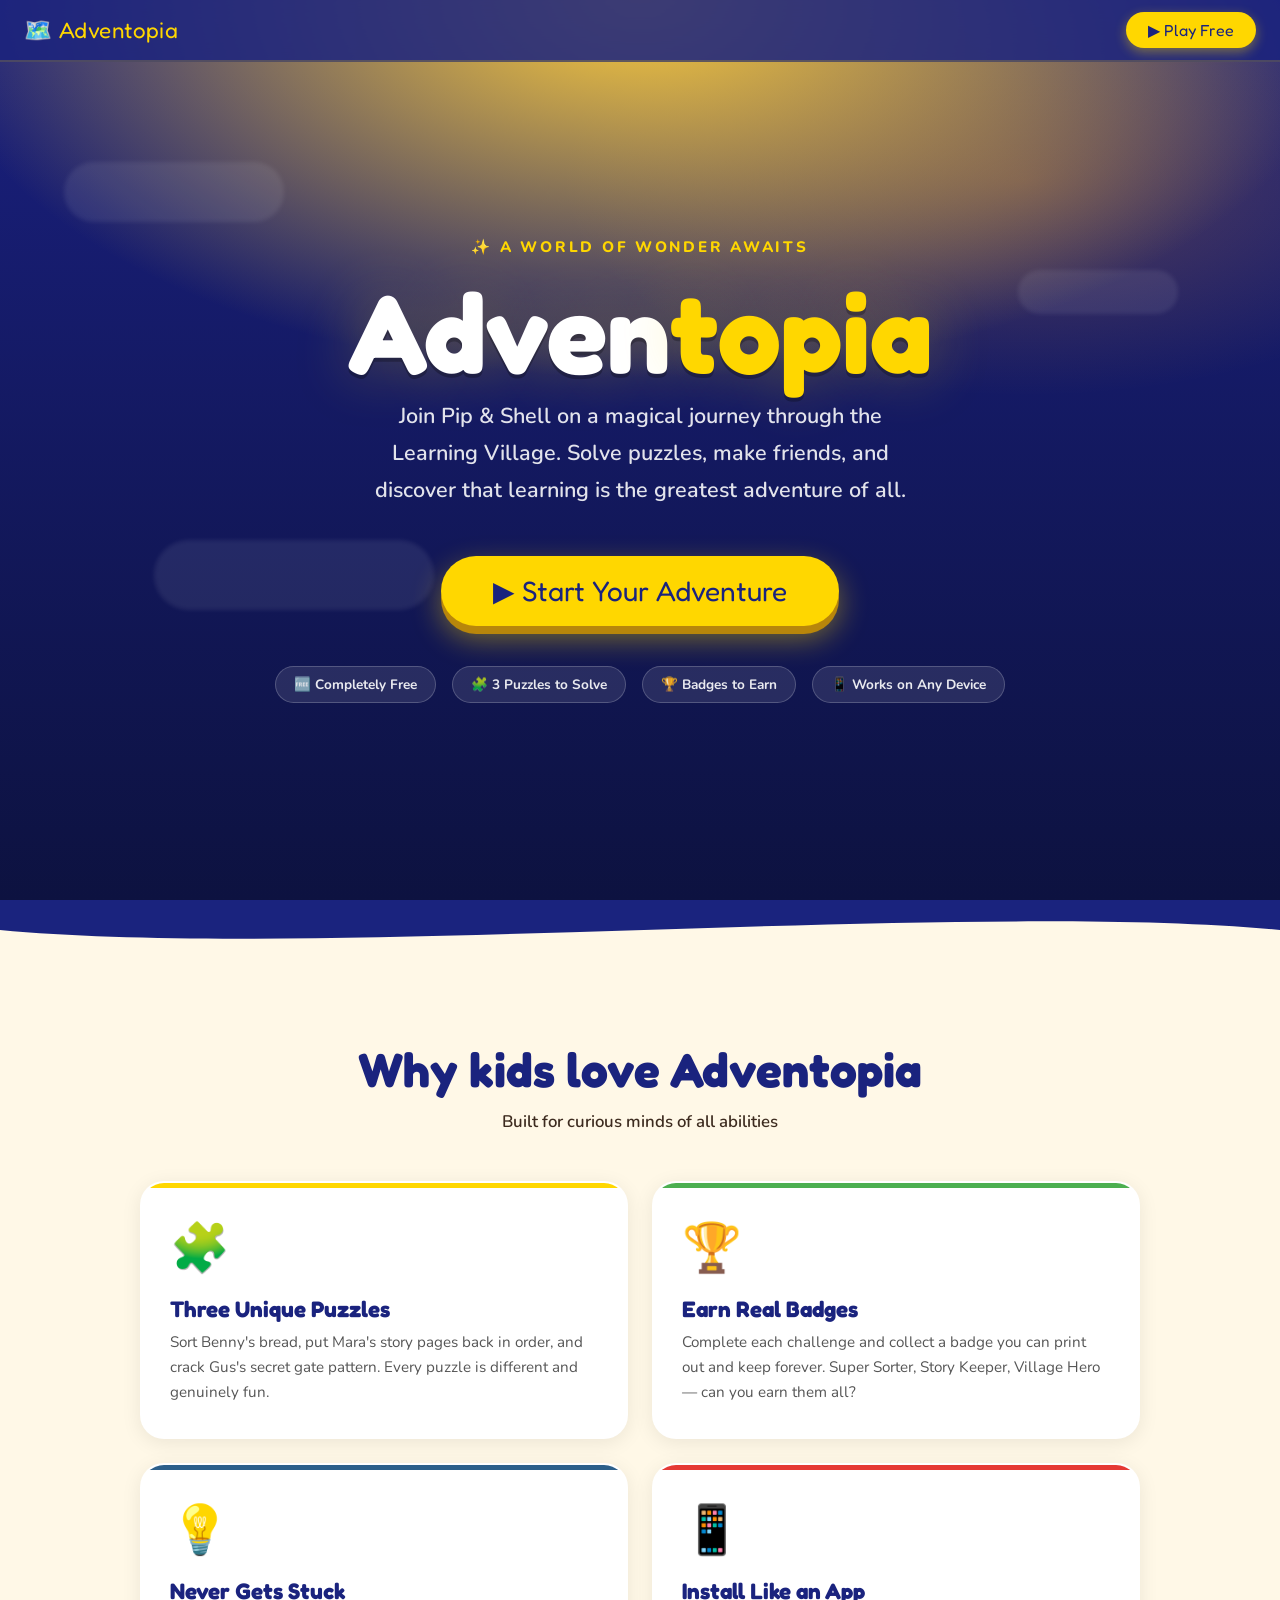
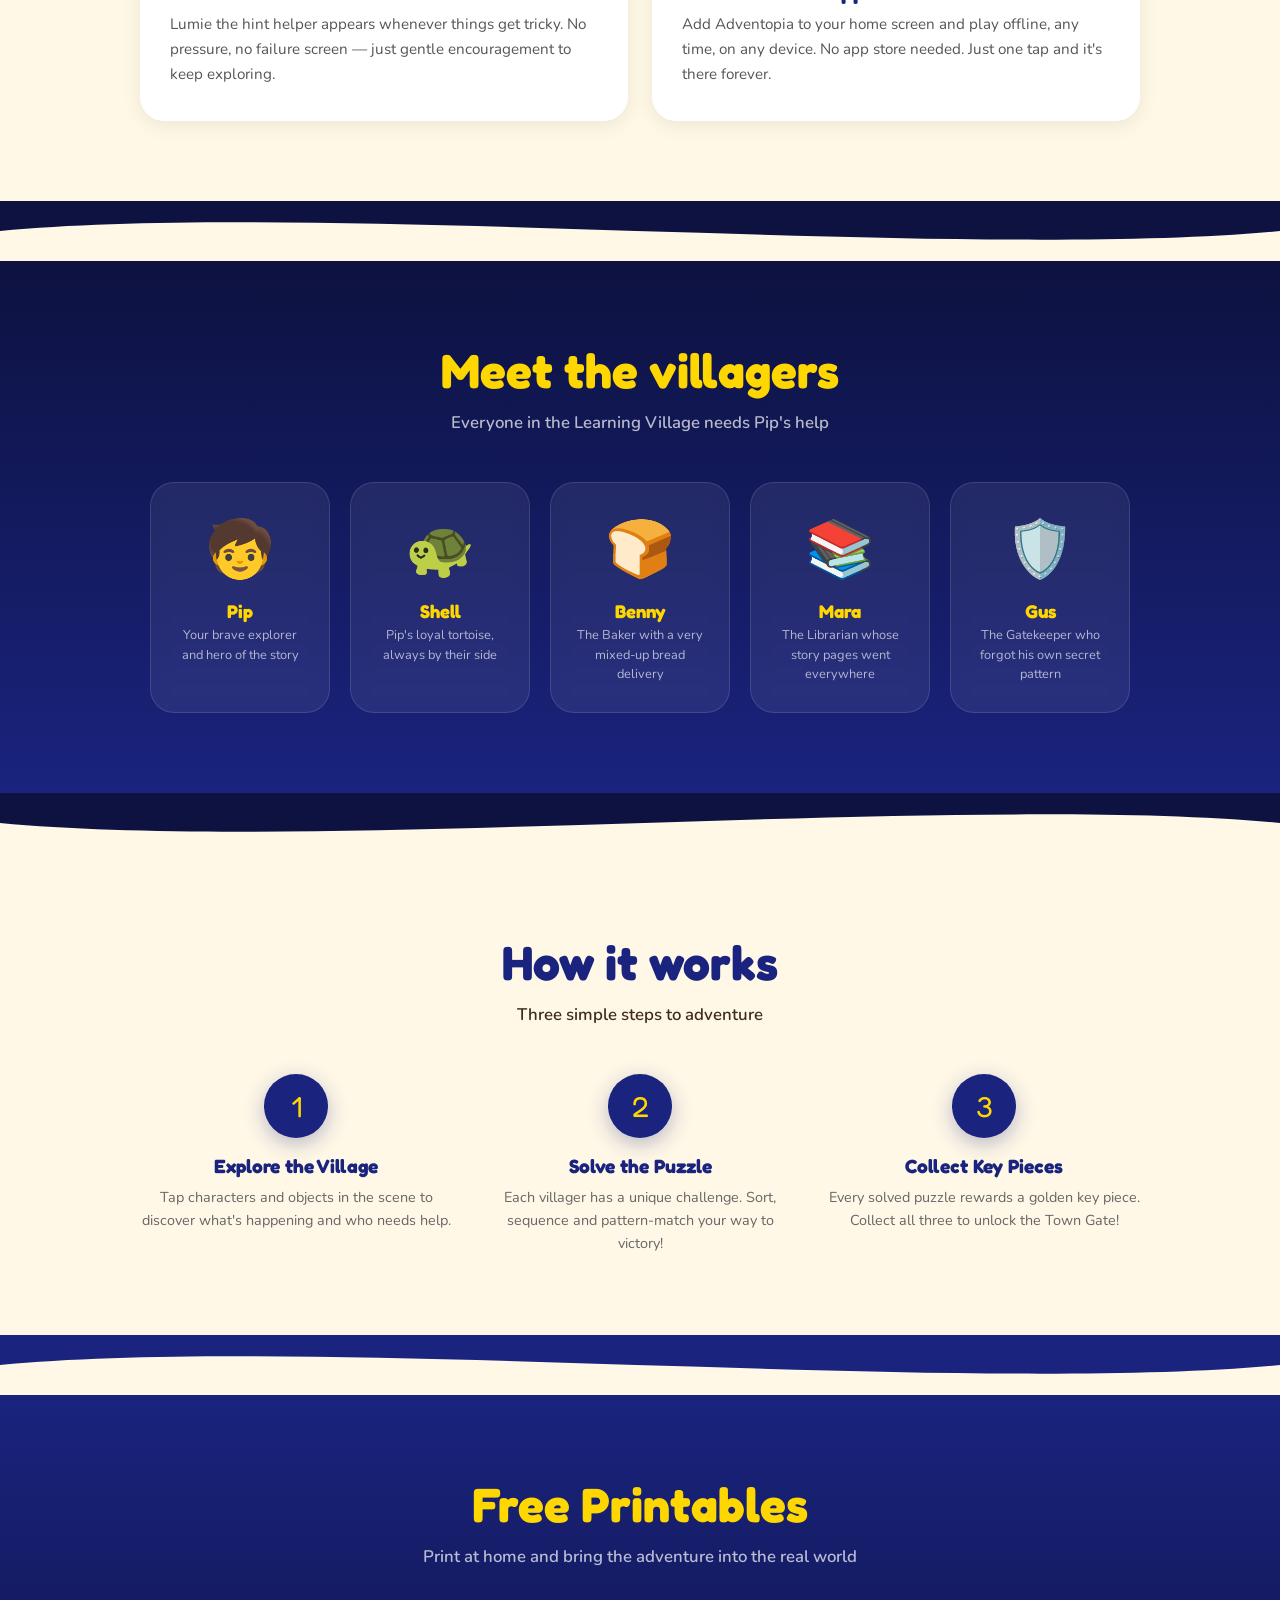
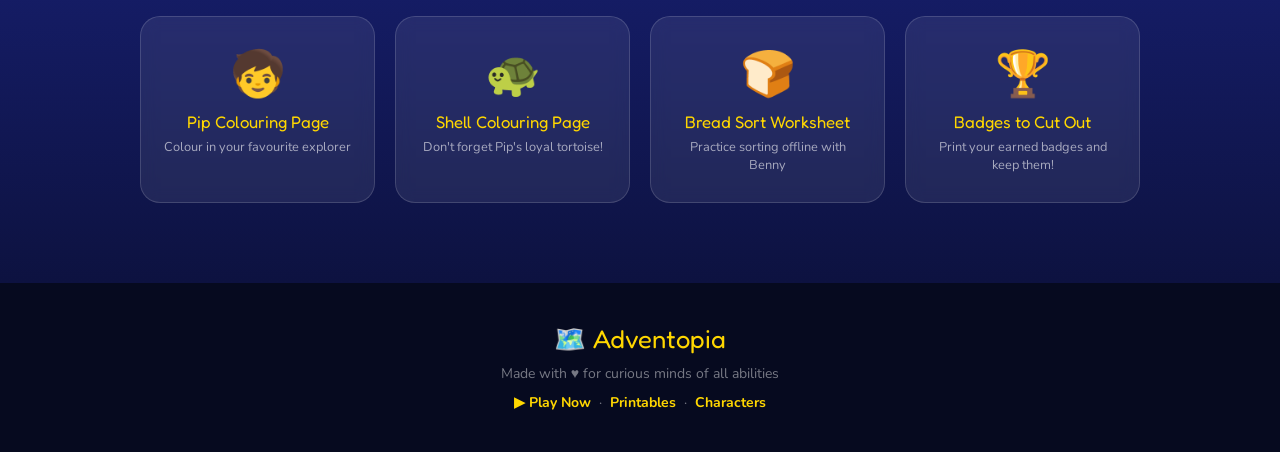
<file: index.html>
<!DOCTYPE html>
<html lang="en">
<head>
  <meta charset="UTF-8">

  <!-- SEO & Social -->
  <meta name="viewport" content="width=device-width, initial-scale=1.0">
  <meta name="description" content="A magical story-driven adventure game for curious minds. Solve puzzles, collect badges, and explore The Learning Village!" />
  <meta property="og:title" content="Adventopia — Explore. Learn. Play." />
  <meta property="og:description" content="A magical story-driven adventure game for curious minds. Solve puzzles, collect badges, and explore The Learning Village!" />
  <meta property="og:image" content="https://kynaruniverse.github.io/adventopia/og-image.png" />
  <meta property="og:image:width" content="1200" />
  <meta property="og:image:height" content="630" />
  <meta property="og:type" content="website" />
  <meta property="og:url" content="https://kynaruniverse.github.io/adventopia" />
  <meta name="twitter:card" content="summary_large_image" />
  <meta name="twitter:title" content="Adventopia — Explore. Learn. Play." />
  <meta name="twitter:description" content="A magical story-driven adventure game for curious minds." />
  <meta name="twitter:image" content="https://kynaruniverse.github.io/adventopia/og-image.png" />

  <link rel="icon" type="image/png" href="game/assets/icons/icon-192.png" />
  <title>Adventopia — Explore. Learn. Play.</title>

  <!-- Fonts -->
  <link rel="preconnect" href="https://fonts.googleapis.com" />
  <link rel="preconnect" href="https://fonts.gstatic.com" crossorigin />
  <link href="https://fonts.googleapis.com/css2?family=Fredoka+One&family=Nunito:wght@400;600;700;800&display=swap" rel="stylesheet" />

  <style>
    /* ─── TOKENS ─── */
    :root {
      --sky:      #f5c842;
      --sun:      #ff9c1a;
      --earth:    #3d2b1f;
      --navy:     #1a237e;
      --blue:     #2C5F8A;
      --green:    #4caf50;
      --cream:    #fff8e7;
      --gold:     #FFD700;
      --red:      #e53935;
      --white:    #ffffff;
      --r:        20px;          /* base border-radius */
      --shadow:   0 8px 32px rgba(0,0,0,0.18);
    }

    /* ─── RESET ─── */
    *, *::before, *::after { margin:0; padding:0; box-sizing:border-box; }

    html { scroll-behavior: smooth; }

    body {
      font-family: 'Nunito', sans-serif;
      background: var(--navy);
      color: var(--earth);
      overflow-x: hidden;
      cursor: url("data:image/svg+xml,%3Csvg xmlns='http://www.w3.org/2000/svg' width='32' height='32' viewBox='0 0 32 32'%3E%3Ctext y='26' font-size='26'%3E🗺️%3C/text%3E%3C/svg%3E") 4 4, auto;
    }

    /* ─── FLOATING STARS ─── */
    .stars {
      position: fixed;
      inset: 0;
      pointer-events: none;
      z-index: 0;
      overflow: hidden;
    }
    .star {
      position: absolute;
      border-radius: 50%;
      background: rgba(255,215,0,0.6);
      animation: twinkle var(--dur, 3s) ease-in-out infinite var(--delay, 0s);
    }
    @keyframes twinkle {
      0%,100% { opacity:0.2; transform:scale(1); }
      50%      { opacity:1;   transform:scale(1.4); }
    }

    /* ─── WAVY SECTION DIVIDER ─── */
    .wave {
      display: block;
      width: 100%;
      overflow: hidden;
      line-height: 0;
    }
    .wave svg { display: block; width: 100%; }

    /* ─── NAV ─── */
    nav {
      position: fixed;
      top: 0; left: 0; right: 0;
      z-index: 100;
      display: flex;
      align-items: center;
      justify-content: space-between;
      padding: 12px 24px;
      background: rgba(26,35,126,0.85);
      backdrop-filter: blur(12px);
      border-bottom: 2px solid rgba(255,215,0,0.2);
    }
    .nav-logo {
      font-family: 'Fredoka One', sans-serif;
      font-size: 1.4rem;
      color: var(--gold);
      text-decoration: none;
      letter-spacing: 0.02em;
    }
    .nav-play {
      font-family: 'Fredoka One', sans-serif;
      font-size: 1rem;
      background: var(--gold);
      color: var(--navy);
      padding: 8px 22px;
      border-radius: 50px;
      text-decoration: none;
      transition: transform 0.15s, box-shadow 0.15s;
      box-shadow: 0 4px 12px rgba(255,215,0,0.4);
    }
    .nav-play:hover {
      transform: translateY(-2px) scale(1.04);
      box-shadow: 0 8px 20px rgba(255,215,0,0.5);
    }

    /* ─── HERO ─── */
    #hero {
      position: relative;
      min-height: 100vh;
      display: flex;
      flex-direction: column;
      align-items: center;
      justify-content: center;
      text-align: center;
      padding: 120px 24px 80px;
      background:
        radial-gradient(ellipse 80% 60% at 50% 0%, #ffce3a 0%, transparent 70%),
        radial-gradient(ellipse 60% 40% at 80% 20%, #ff9c1a44 0%, transparent 60%),
        linear-gradient(180deg, #1a2080 0%, #0d1240 100%);
      overflow: hidden;
      z-index: 1;
    }

    /* Floating clouds */
    .cloud {
      position: absolute;
      border-radius: 50px;
      background: rgba(255,255,255,0.08);
      filter: blur(2px);
      animation: drift var(--dur, 18s) ease-in-out infinite alternate;
    }
    @keyframes drift {
      from { transform: translateX(-20px) translateY(0); }
      to   { transform: translateX(20px)  translateY(-10px); }
    }

    .hero-eyebrow {
      font-family: 'Nunito', sans-serif;
      font-size: 0.95rem;
      font-weight: 800;
      letter-spacing: 0.18em;
      text-transform: uppercase;
      color: var(--gold);
      margin-bottom: 16px;
      animation: fadeUp 0.6s ease-out both;
    }

    .hero-title {
      font-family: 'Fredoka One', sans-serif;
      font-size: clamp(3.2rem, 10vw, 7rem);
      color: var(--white);
      line-height: 1.05;
      text-shadow:
        0 4px 0 rgba(0,0,0,0.25),
        0 0 60px rgba(255,215,0,0.3);
      margin-bottom: 8px;
      animation: fadeUp 0.7s 0.1s ease-out both;
    }

    .hero-title span {
      color: var(--gold);
      display: inline-block;
      animation: wobble 3s 1.5s ease-in-out infinite;
    }
    @keyframes wobble {
      0%,100% { transform: rotate(-1deg) scale(1);   }
      50%      { transform: rotate(1deg)  scale(1.04); }
    }

    .hero-sub {
      font-size: clamp(1.05rem, 2.5vw, 1.35rem);
      font-weight: 600;
      color: rgba(255,255,255,0.88);
      max-width: 560px;
      margin: 0 auto 48px;
      line-height: 1.7;
      animation: fadeUp 0.7s 0.2s ease-out both;
    }

    .hero-cta {
      display: inline-flex;
      align-items: center;
      gap: 12px;
      font-family: 'Fredoka One', sans-serif;
      font-size: clamp(1.3rem, 3vw, 1.75rem);
      background: var(--gold);
      color: var(--navy);
      padding: 18px 52px;
      border-radius: 100px;
      text-decoration: none;
      box-shadow:
        0 8px 0 #b8860b,
        0 12px 30px rgba(255,215,0,0.45);
      transition: transform 0.15s, box-shadow 0.15s;
      animation: fadeUp 0.7s 0.35s ease-out both;
      position: relative;
      z-index: 2;
    }
    .hero-cta:hover {
      transform: translateY(-4px);
      box-shadow: 0 12px 0 #b8860b, 0 18px 40px rgba(255,215,0,0.5);
    }
    .hero-cta:active {
      transform: translateY(2px);
      box-shadow: 0 4px 0 #b8860b, 0 6px 20px rgba(255,215,0,0.3);
    }

    .hero-badges {
      display: flex;
      gap: 16px;
      margin-top: 40px;
      flex-wrap: wrap;
      justify-content: center;
      animation: fadeUp 0.7s 0.5s ease-out both;
    }
    .hero-badge {
      background: rgba(255,255,255,0.1);
      border: 1.5px solid rgba(255,255,255,0.2);
      backdrop-filter: blur(6px);
      border-radius: 50px;
      padding: 8px 18px;
      font-size: 0.85rem;
      font-weight: 700;
      color: rgba(255,255,255,0.9);
      display: flex;
      align-items: center;
      gap: 6px;
    }

    @keyframes fadeUp {
      from { opacity:0; transform:translateY(24px); }
      to   { opacity:1; transform:translateY(0); }
    }

    /* ─── SECTION SHARED ─── */
    .section {
      position: relative;
      z-index: 1;
      padding: 80px 24px;
    }

    .section-inner {
      max-width: 1000px;
      margin: 0 auto;
    }

    .section-title {
      font-family: 'Fredoka One', sans-serif;
      font-size: clamp(2rem, 5vw, 3rem);
      text-align: center;
      margin-bottom: 12px;
    }

    .section-sub {
      text-align: center;
      font-size: 1.05rem;
      font-weight: 600;
      margin-bottom: 48px;
      opacity: 0.75;
    }

    /* ─── STORY SECTION ─── */
    #story {
      background: var(--cream);
    }
    #story .section-title { color: var(--navy); }
    #story .section-sub   { color: var(--earth); }

    .story-grid {
      display: grid;
      grid-template-columns: 1fr 1fr;
      gap: 24px;
    }

    .story-card {
      background: white;
      border-radius: 24px;
      padding: 32px 28px;
      box-shadow: 0 4px 20px rgba(0,0,0,0.08);
      border: 2px solid transparent;
      transition: transform 0.2s, border-color 0.2s, box-shadow 0.2s;
      position: relative;
      overflow: hidden;
    }
    .story-card::before {
      content: '';
      position: absolute;
      top: 0; left: 0; right: 0;
      height: 5px;
      background: var(--accent, var(--gold));
      border-radius: 24px 24px 0 0;
    }
    .story-card:hover {
      transform: translateY(-6px);
      border-color: var(--accent, var(--gold));
      box-shadow: 0 12px 36px rgba(0,0,0,0.12);
    }
    .story-card .icon {
      font-size: 3rem;
      margin-bottom: 14px;
      display: block;
    }
    .story-card h3 {
      font-family: 'Fredoka One', sans-serif;
      font-size: 1.4rem;
      color: var(--navy);
      margin-bottom: 8px;
    }
    .story-card p {
      font-size: 0.95rem;
      line-height: 1.65;
      color: #555;
    }

    /* ─── CHARACTERS SECTION ─── */
    #characters {
      background: linear-gradient(180deg, #0d1240 0%, #1a237e 100%);
    }
    #characters .section-title { color: var(--gold); }
    #characters .section-sub   { color: rgba(255,255,255,0.7); }

    .char-grid {
      display: flex;
      gap: 20px;
      flex-wrap: wrap;
      justify-content: center;
    }

    .char-card {
      background: rgba(255,255,255,0.07);
      border: 1.5px solid rgba(255,255,255,0.12);
      border-radius: 24px;
      padding: 28px 22px;
      width: 180px;
      text-align: center;
      backdrop-filter: blur(8px);
      transition: transform 0.2s, background 0.2s;
      cursor: default;
    }
    .char-card:hover {
      transform: translateY(-8px) rotate(-1deg);
      background: rgba(255,255,255,0.13);
    }
    .char-card .char-emoji {
      font-size: 3.5rem;
      display: block;
      margin-bottom: 12px;
      animation: float var(--dur, 3s) ease-in-out infinite var(--delay, 0s);
    }
    @keyframes float {
      0%,100% { transform: translateY(0);   }
      50%      { transform: translateY(-8px); }
    }
    .char-card h3 {
      font-family: 'Fredoka One', sans-serif;
      font-size: 1.15rem;
      color: var(--gold);
      margin-bottom: 4px;
    }
    .char-card p {
      font-size: 0.8rem;
      color: rgba(255,255,255,0.65);
      line-height: 1.5;
    }

    /* ─── HOW IT WORKS ─── */
    #how {
      background: var(--cream);
    }
    #how .section-title { color: var(--navy); }
    #how .section-sub   { color: var(--earth); }

    .steps {
      display: grid;
      grid-template-columns: repeat(auto-fit, minmax(200px, 1fr));
      gap: 32px;
      counter-reset: step;
    }

    .step {
      text-align: center;
      position: relative;
    }
    .step-num {
      width: 64px;
      height: 64px;
      border-radius: 50%;
      background: var(--navy);
      color: var(--gold);
      font-family: 'Fredoka One', sans-serif;
      font-size: 1.8rem;
      display: flex;
      align-items: center;
      justify-content: center;
      margin: 0 auto 16px;
      box-shadow: 0 6px 20px rgba(26,35,126,0.3);
    }
    .step h3 {
      font-family: 'Fredoka One', sans-serif;
      font-size: 1.2rem;
      color: var(--navy);
      margin-bottom: 8px;
    }
    .step p {
      font-size: 0.9rem;
      color: #666;
      line-height: 1.6;
    }

    /* ─── PRINTABLES ─── */
    #printables {
      background: linear-gradient(180deg, #1a237e 0%, #0d1240 100%);
    }
    #printables .section-title { color: var(--gold); }
    #printables .section-sub   { color: rgba(255,255,255,0.7); }

    .print-grid {
      display: grid;
      grid-template-columns: repeat(auto-fit, minmax(200px, 1fr));
      gap: 20px;
    }

    .print-card {
      background: rgba(255,255,255,0.08);
      border: 1.5px solid rgba(255,255,255,0.15);
      border-radius: 20px;
      padding: 28px 20px;
      text-align: center;
      text-decoration: none;
      color: white;
      transition: transform 0.2s, background 0.2s;
      backdrop-filter: blur(8px);
    }
    .print-card:hover {
      transform: translateY(-6px);
      background: rgba(255,255,255,0.14);
    }
    .print-card .print-icon {
      font-size: 2.8rem;
      display: block;
      margin-bottom: 12px;
    }
    .print-card span {
      font-family: 'Fredoka One', sans-serif;
      font-size: 1.05rem;
      color: var(--gold);
      display: block;
      margin-bottom: 6px;
    }
    .print-card p {
      font-size: 0.8rem;
      color: rgba(255,255,255,0.6);
    }

    /* ─── FOOTER ─── */
    footer {
      background: #060a1f;
      padding: 40px 24px;
      text-align: center;
      color: rgba(255,255,255,0.45);
      font-size: 0.875rem;
    }
    footer a {
      color: var(--gold);
      text-decoration: none;
      font-weight: 700;
    }
    footer a:hover { text-decoration: underline; }
    .footer-logo {
      font-family: 'Fredoka One', sans-serif;
      font-size: 1.6rem;
      color: var(--gold);
      display: block;
      margin-bottom: 10px;
    }

    /* ─── SCROLL REVEAL ─── */
    .reveal {
      opacity: 0;
      transform: translateY(32px);
      transition: opacity 0.6s ease-out, transform 0.6s ease-out;
    }
    .reveal.visible {
      opacity: 1;
      transform: none;
    }
    .reveal-delay-1 { transition-delay: 0.1s; }
    .reveal-delay-2 { transition-delay: 0.2s; }
    .reveal-delay-3 { transition-delay: 0.3s; }
    .reveal-delay-4 { transition-delay: 0.4s; }

    /* ─── RESPONSIVE ─── */
    @media (max-width: 700px) {
      nav { padding: 10px 16px; }
      .nav-logo { font-size: 1.1rem; }

      .story-grid {
        grid-template-columns: 1fr;
      }

      .char-card { width: 140px; padding: 20px 14px; }
      .char-card .char-emoji { font-size: 2.8rem; }

      .section { padding: 56px 16px; }

      .hero-cta { padding: 16px 36px; }
    }

    @media (max-width: 400px) {
      .char-grid { gap: 12px; }
      .char-card { width: 120px; }
    }

    /* ─── REDUCED MOTION ─── */
    @media (prefers-reduced-motion: reduce) {
      *, *::before, *::after {
        animation-duration: 0.01ms !important;
        transition-duration: 0.01ms !important;
      }
    }
  </style>
</head>
<body>

  <!-- Floating stars background -->
  <div class="stars" aria-hidden="true" id="stars"></div>

  <!-- NAV -->
  <nav>
    <a href="#" class="nav-logo">🗺️ Adventopia</a>
    <a href="game/index.html" class="nav-play">▶ Play Free</a>
  </nav>

  <!-- HERO -->
  <section id="hero">
    <!-- Clouds -->
    <div class="cloud" style="width:220px;height:60px;top:18%;left:5%;--dur:20s"></div>
    <div class="cloud" style="width:160px;height:44px;top:30%;right:8%;--dur:15s"></div>
    <div class="cloud" style="width:280px;height:70px;top:60%;left:12%;--dur:22s"></div>

    <p class="hero-eyebrow">✨ A world of wonder awaits</p>
    <h1 class="hero-title">
      Adven<span>topia</span>
    </h1>
    <p class="hero-sub">
      Join Pip &amp; Shell on a magical journey through the Learning Village.
      Solve puzzles, make friends, and discover that learning is the greatest adventure of all.
    </p>

    <a href="game/index.html" class="hero-cta">
      ▶ Start Your Adventure
    </a>

    <div class="hero-badges">
      <div class="hero-badge">🆓 Completely Free</div>
      <div class="hero-badge">🧩 3 Puzzles to Solve</div>
      <div class="hero-badge">🏆 Badges to Earn</div>
      <div class="hero-badge">📱 Works on Any Device</div>
    </div>
  </section>

  <!-- WAVE -->
  <div class="wave">
    <svg viewBox="0 0 1440 60" preserveAspectRatio="none" style="height:60px">
      <path d="M0,30 C360,60 1080,0 1440,30 L1440,60 L0,60 Z" fill="#fff8e7"/>
    </svg>
  </div>

  <!-- STORY / FEATURES -->
  <section id="story" class="section">
    <div class="section-inner">
      <h2 class="section-title reveal">Why kids love Adventopia</h2>
      <p class="section-sub reveal reveal-delay-1">Built for curious minds of all abilities</p>

      <div class="story-grid">
        <div class="story-card reveal reveal-delay-1" style="--accent:#FFD700">
          <span class="icon">🧩</span>
          <h3>Three Unique Puzzles</h3>
          <p>Sort Benny's bread, put Mara's story pages back in order, and crack Gus's secret gate pattern. Every puzzle is different and genuinely fun.</p>
        </div>
        <div class="story-card reveal reveal-delay-2" style="--accent:#4CAF50">
          <span class="icon">🏆</span>
          <h3>Earn Real Badges</h3>
          <p>Complete each challenge and collect a badge you can print out and keep forever. Super Sorter, Story Keeper, Village Hero — can you earn them all?</p>
        </div>
        <div class="story-card reveal reveal-delay-3" style="--accent:#2C5F8A">
          <span class="icon">💡</span>
          <h3>Never Gets Stuck</h3>
          <p>Lumie the hint helper appears whenever things get tricky. No pressure, no failure screen — just gentle encouragement to keep exploring.</p>
        </div>
        <div class="story-card reveal reveal-delay-4" style="--accent:#e53935">
          <span class="icon">📱</span>
          <h3>Install Like an App</h3>
          <p>Add Adventopia to your home screen and play offline, any time, on any device. No app store needed. Just one tap and it's there forever.</p>
        </div>
      </div>
    </div>
  </section>

  <!-- WAVE -->
  <div class="wave" style="background:var(--cream)">
    <svg viewBox="0 0 1440 60" preserveAspectRatio="none" style="height:60px">
      <path d="M0,30 C360,0 1080,60 1440,30 L1440,0 L0,0 Z" fill="#0d1240"/>
    </svg>
  </div>

  <!-- CHARACTERS -->
  <section id="characters" class="section">
    <div class="section-inner">
      <h2 class="section-title reveal">Meet the villagers</h2>
      <p class="section-sub reveal reveal-delay-1">Everyone in the Learning Village needs Pip's help</p>

      <div class="char-grid">
        <div class="char-card reveal" style="--dur:3.2s;--delay:0s">
          <span class="char-emoji">🧒</span>
          <h3>Pip</h3>
          <p>Your brave explorer and hero of the story</p>
        </div>
        <div class="char-card reveal reveal-delay-1" style="--dur:2.8s;--delay:0.3s">
          <span class="char-emoji">🐢</span>
          <h3>Shell</h3>
          <p>Pip's loyal tortoise, always by their side</p>
        </div>
        <div class="char-card reveal reveal-delay-2" style="--dur:3.5s;--delay:0.6s">
          <span class="char-emoji">🍞</span>
          <h3>Benny</h3>
          <p>The Baker with a very mixed-up bread delivery</p>
        </div>
        <div class="char-card reveal reveal-delay-3" style="--dur:3s;--delay:0.9s">
          <span class="char-emoji">📚</span>
          <h3>Mara</h3>
          <p>The Librarian whose story pages went everywhere</p>
        </div>
        <div class="char-card reveal reveal-delay-4" style="--dur:2.6s;--delay:1.2s">
          <span class="char-emoji">🛡️</span>
          <h3>Gus</h3>
          <p>The Gatekeeper who forgot his own secret pattern</p>
        </div>
      </div>
    </div>
  </section>

  <!-- WAVE -->
  <div class="wave" style="background:#0d1240">
    <svg viewBox="0 0 1440 60" preserveAspectRatio="none" style="height:60px">
      <path d="M0,30 C360,60 1080,0 1440,30 L1440,60 L0,60 Z" fill="#fff8e7"/>
    </svg>
  </div>

  <!-- HOW IT WORKS -->
  <section id="how" class="section">
    <div class="section-inner">
      <h2 class="section-title reveal">How it works</h2>
      <p class="section-sub reveal reveal-delay-1">Three simple steps to adventure</p>

      <div class="steps">
        <div class="step reveal reveal-delay-1">
          <div class="step-num">1</div>
          <h3>Explore the Village</h3>
          <p>Tap characters and objects in the scene to discover what's happening and who needs help.</p>
        </div>
        <div class="step reveal reveal-delay-2">
          <div class="step-num">2</div>
          <h3>Solve the Puzzle</h3>
          <p>Each villager has a unique challenge. Sort, sequence and pattern-match your way to victory!</p>
        </div>
        <div class="step reveal reveal-delay-3">
          <div class="step-num">3</div>
          <h3>Collect Key Pieces</h3>
          <p>Every solved puzzle rewards a golden key piece. Collect all three to unlock the Town Gate!</p>
        </div>
      </div>
    </div>
  </section>

  <!-- WAVE -->
  <div class="wave" style="background:var(--cream)">
    <svg viewBox="0 0 1440 60" preserveAspectRatio="none" style="height:60px">
      <path d="M0,30 C360,0 1080,60 1440,30 L1440,0 L0,0 Z" fill="#1a237e"/>
    </svg>
  </div>

  <!-- PRINTABLES -->
  <section id="printables" class="section">
    <div class="section-inner">
      <h2 class="section-title reveal">Free Printables</h2>
      <p class="section-sub reveal reveal-delay-1">Print at home and bring the adventure into the real world</p>

      <div class="print-grid">
        <a href="printables/coloring-pip.html" class="print-card reveal reveal-delay-1" target="_blank">
          <span class="print-icon">🧒</span>
          <span>Pip Colouring Page</span>
          <p>Colour in your favourite explorer</p>
        </a>
        <a href="printables/coloring-shell.html" class="print-card reveal reveal-delay-2" target="_blank">
          <span class="print-icon">🐢</span>
          <span>Shell Colouring Page</span>
          <p>Don't forget Pip's loyal tortoise!</p>
        </a>
        <a href="printables/bread-sort-worksheet.html" class="print-card reveal reveal-delay-3" target="_blank">
          <span class="print-icon">🍞</span>
          <span>Bread Sort Worksheet</span>
          <p>Practice sorting offline with Benny</p>
        </a>
        <a href="printables/badges-print.html" class="print-card reveal reveal-delay-4" target="_blank">
          <span class="print-icon">🏆</span>
          <span>Badges to Cut Out</span>
          <p>Print your earned badges and keep them!</p>
        </a>
      </div>
    </div>
  </section>

  <!-- FOOTER -->
  <footer>
    <span class="footer-logo">🗺️ Adventopia</span>
    <p>Made with ♥ for curious minds of all abilities</p>
    <p style="margin-top:10px">
      <a href="game/index.html">▶ Play Now</a>
      &nbsp;·&nbsp;
      <a href="#printables">Printables</a>
      &nbsp;·&nbsp;
      <a href="#characters">Characters</a>
    </p>
  </footer>

  <script>
    /* ── FLOATING STARS ── */
    const starsEl = document.getElementById('stars');
    for (let i = 0; i < 55; i++) {
      const s = document.createElement('div');
      s.className = 'star';
      const size = Math.random() * 4 + 2;
      s.style.cssText = `
        width:${size}px; height:${size}px;
        top:${Math.random()*100}%;
        left:${Math.random()*100}%;
        --dur:${(Math.random()*3+2).toFixed(1)}s;
        --delay:-${(Math.random()*4).toFixed(1)}s;
      `;
      starsEl.appendChild(s);
    }

    /* ── SCROLL REVEAL ── */
    const observer = new IntersectionObserver((entries) => {
      entries.forEach(e => {
        if (e.isIntersecting) {
          e.target.classList.add('visible');
          observer.unobserve(e.target);
        }
      });
    }, { threshold: 0.12 });

    document.querySelectorAll('.reveal').forEach(el => observer.observe(el));
  </script>

</body>
</html>
</file>
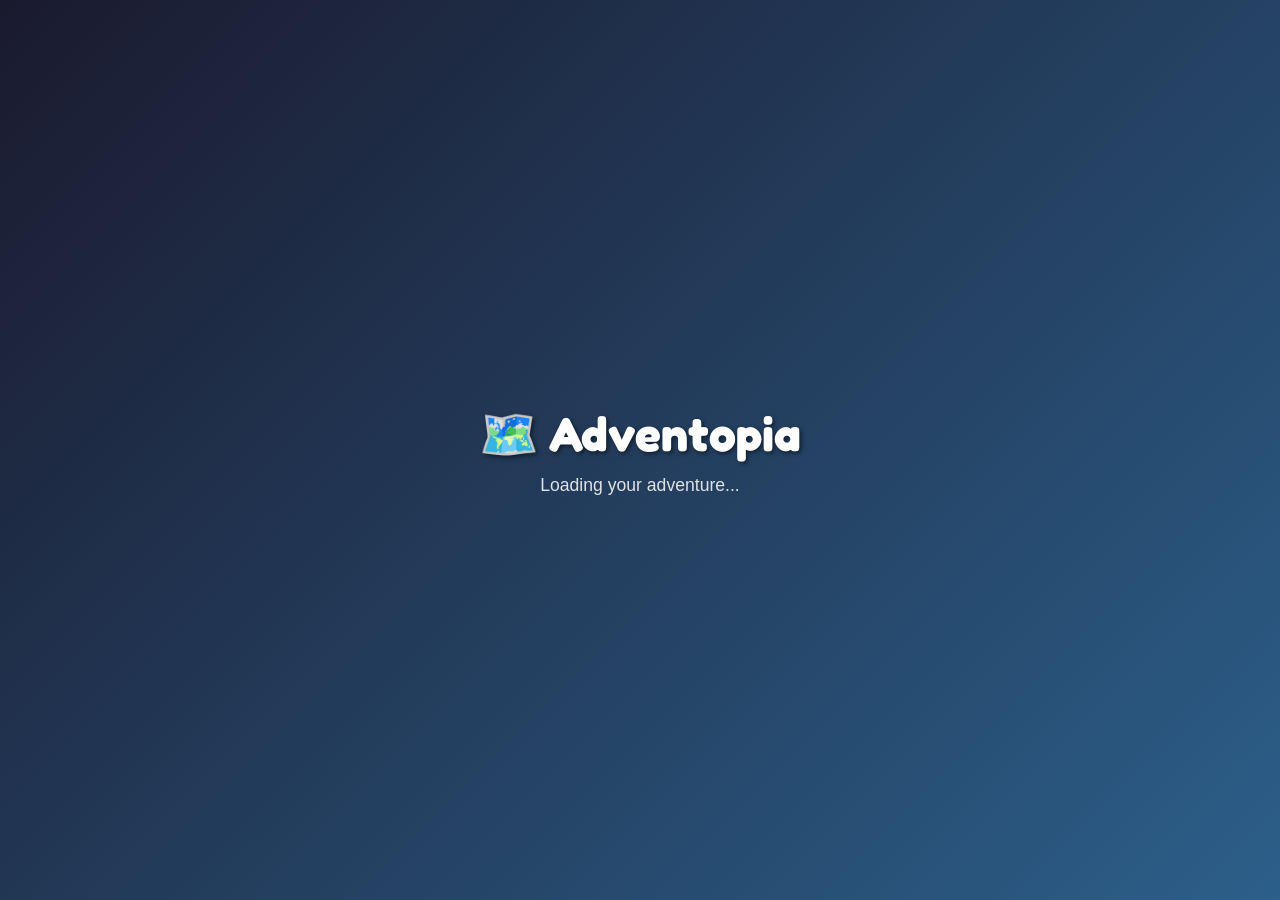
<file: game/index.html>
<!DOCTYPE html>
<html lang="en">
<head>
  <meta charset="UTF-8" />
  <meta name="viewport" content="width=device-width, initial-scale=1.0, viewport-fit=cover" />
  <meta name="theme-color" content="#2C5F8A" />
  <meta name="description" content="Adventopia — Explore, Learn, Play. A story-driven educational adventure game." />
  <meta name="apple-mobile-web-app-capable" content="yes" />
  <meta name="apple-mobile-web-app-status-bar-style" content="black-translucent" />
  <meta name="apple-mobile-web-app-title" content="Adventopia" />
  
  <title>Adventopia</title>
  
  <!-- PWA Manifest -->
  <link rel="manifest" href="manifest.json" />
  
  <!-- Apple Touch Icon -->
  <link rel="apple-touch-icon" href="assets/icons/icon-192.png" />
  
  <!-- Stylesheet -->
  <link rel="stylesheet" href="style.css" />
  <!-- Fredoka One — game display font -->
  <link rel="preconnect" href="https://fonts.googleapis.com" />
  <link rel="preconnect" href="https://fonts.gstatic.com" crossorigin />
  <link href="https://fonts.googleapis.com/css2?family=Fredoka+One&display=swap" rel="stylesheet" />
</head>
<body>
  
  <!-- ORIENTATION WARNING — shown in portrait mode via .show class -->
  <div id="orientation-warning">
    <h2>📱 Please Rotate Your Device</h2>
    <p>Adventopia is best played in landscape. Please rotate your device.</p>
    <button onclick="this.parentElement.classList.remove('show')" style="margin-top:24px;padding:10px 28px;font-size:1rem;background:#FFD700;color:#1a237e;border:none;border-radius:24px;cursor:pointer;font-weight:bold;">I'll rotate later</button>
  </div>
  
  <!-- LOADING SCREEN -->
  <div id="loading-screen">
    <h1>🗺️ Adventopia</h1>
    <p>Loading your adventure...</p>
  </div>
  
  <!-- MENU BUTTON — floating top right, outside game container -->
  <button id="menu-btn" title="Menu" aria-label="Open menu" aria-expanded="false" aria-controls="game-menu" style="display:none">
    <span id="menu-icon">☰</span>
  </button>

  <!-- SLIDE-DOWN MENU -->
  <!-- hint-btn and audio-btn are referenced by id in main.js elements object -->
  <div id="game-menu" class="hidden" role="menu">
    <button id="hint-btn"       class="menu-item" role="menuitem">💡 Hint</button>
    <button id="audio-btn"      class="menu-item" role="menuitem">🔊 Audio</button>
    <button id="fullscreen-btn" class="menu-item" role="menuitem" onclick="toggleFullscreen()">⛶ Fullscreen</button>
    <button id="install-btn"    class="menu-item" role="menuitem" style="display:none">📱 Install</button>
    <button id="reset-btn"      class="menu-item danger" role="menuitem" onclick="if(confirm('Reset all progress and start fresh?')){localStorage.removeItem('adventopia_save');location.reload();}">🔄 Reset</button>
  </div>

  <!-- GAME CONTAINER -->
  <div id="game-container" class="hidden">
    
    <!-- HUD — inventory bar only -->
    <div id="hud">
      <div id="inventory-bar"></div>
    </div>
    
    <!-- SCENE AREA — where backgrounds and objects appear -->
    <div id="scene-area">
      <canvas id="game-canvas"></canvas>
    </div>
    
    <!-- DIALOGUE BOX — for NPC speech and story text -->
    <div id="dialogue-box" class="hidden">
      <p id="dialogue-text"></p>
      <button id="dialogue-close">OK</button>
    </div>
    
    <!-- PUZZLE OVERLAY — puzzle interface appears here -->
    <div id="puzzle-overlay" class="hidden">
      <div id="puzzle-container"></div>
    </div>
    
    <!-- HINT OVERLAY — Lumie appears here -->
    <div id="hint-overlay" class="hidden">
      <div id="hint-box">
        <p id="hint-text"></p>
        <button id="hint-close">Got it!</button>
      </div>
    </div>
    
    <!-- REWARD OVERLAY — badges and key pieces appear here -->
    <div id="reward-overlay" class="hidden">
      <div id="reward-box">
        <p id="reward-text"></p>
        <button id="reward-close">Brilliant!</button>
      </div>
    </div>
    
  </div>
  
  <!-- ERROR SCREEN -->
  <div id="error-screen" class="hidden">
    <h2>⚠️ Oops!</h2>
    <p>Something didn't load correctly. Please restart the game.</p>
    <button onclick="location.reload()">Try Again</button>
  </div>
  
  <!-- Service Worker Registration & Orientation Lock -->
  <script>

    // -----------------------------------------------
    // SERVICE WORKER REGISTRATION
    // Enables offline play and PWA installation
    // -----------------------------------------------
    
    if ("serviceWorker" in navigator) {
      navigator.serviceWorker.register("service-worker.js")
        .then(registration => {
          console.log("[App] Service Worker registered successfully");
          
          // Check for updates every 30 minutes
          setInterval(() => {
            registration.update();
          }, 1800000);
        })
        .catch(err => {
          console.warn("[App] Service Worker registration failed:", err);
        });
      
      // Handle service worker updates
      navigator.serviceWorker.addEventListener("controllerchange", () => {
        console.log("[App] New Service Worker activated");
      });
    }
    

  </script>
  
  <!-- Scene Art Engine — loads first, defines drawSceneArt/drawObjectArt -->
  <script src="scene-art.js" defer></script>
  <!-- Puzzle Logic — depends on main.js gameState -->
  <script src="puzzles.js" defer></script>
  <!-- Main Game Script — entry point, calls initGame() -->
  <script src="main.js" defer></script>
    let deferredPrompt = null;

    window.addEventListener("beforeinstallprompt", (e) => {
      e.preventDefault();
      deferredPrompt = e;
      console.log("[App] Install prompt available");
      const btn = document.getElementById("install-btn");
      if (btn) btn.style.display = "";
    });

    document.getElementById("install-btn")?.addEventListener("click", async () => {
      if (!deferredPrompt) return;
      deferredPrompt.prompt();
      const { outcome } = await deferredPrompt.userChoice;
      console.log("[App] Install outcome:", outcome);
      if (outcome === "accepted") {
        document.getElementById("install-btn").style.display = "none";
      }
      deferredPrompt = null;
    });

    window.addEventListener("appinstalled", () => {
      console.log("[App] PWA installed successfully");
      deferredPrompt = null;
      const btn = document.getElementById("install-btn");
      if (btn) btn.style.display = "none";
    });
  </script>
</body>
</html>
</file>
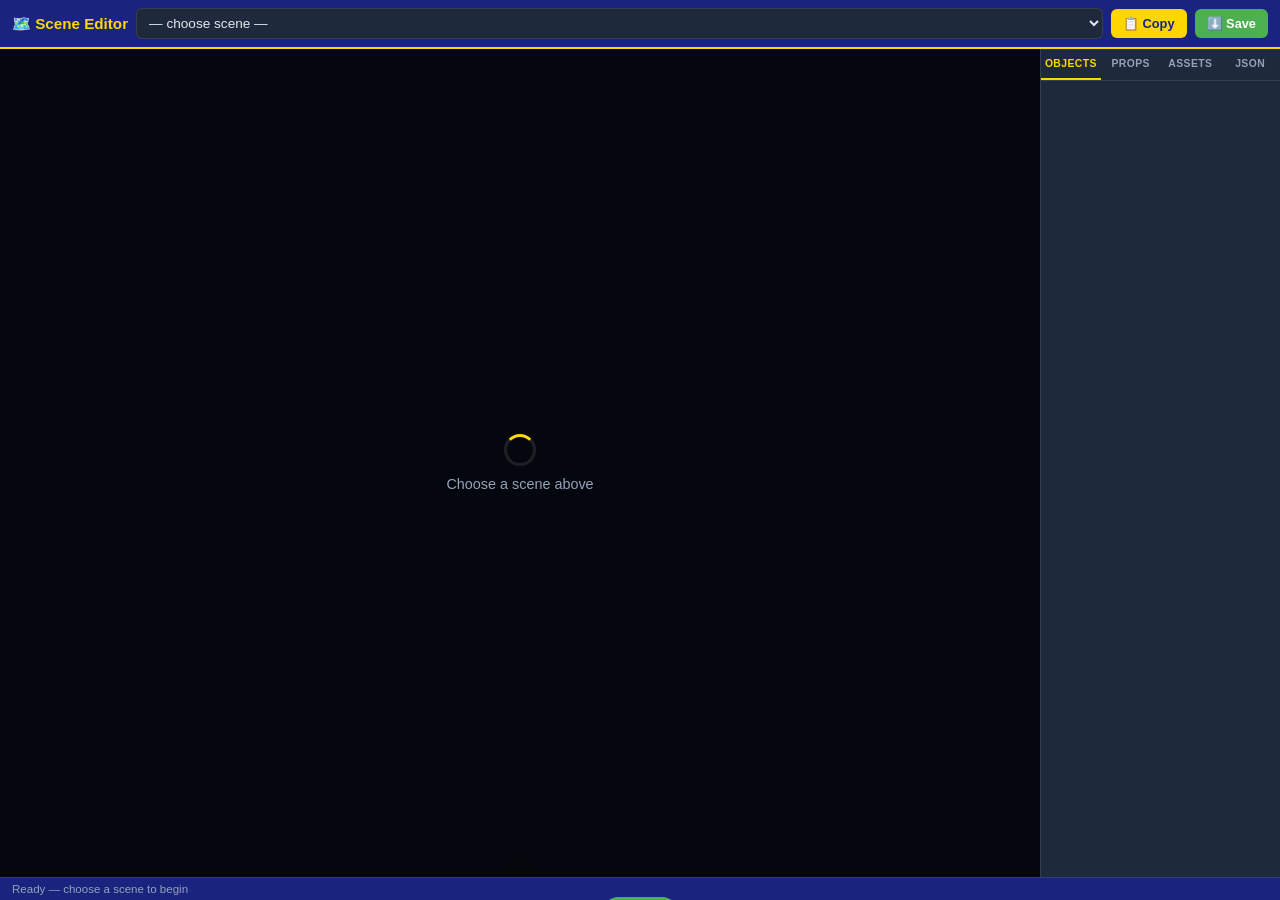
<file: editor.html>
<!DOCTYPE html>
<html lang="en">
<head>
  <meta charset="UTF-8" />
  <meta name="viewport" content="width=device-width, initial-scale=1.0, viewport-fit=cover" />
  <title>Adventopia — Scene Editor</title>
  <style>
    :root {
      --navy:    #1a237e;
      --blue:    #2C5F8A;
      --gold:    #FFD700;
      --green:   #4CAF50;
      --red:     #e53935;
      --purple:  #7c3aed;
      --panel:   #0f172a;
      --surface: #1e293b;
      --surface2:#273548;
      --border:  rgba(255,255,255,0.1);
      --text:    #e2e8f0;
      --muted:   #94a3b8;
    }

    *, *::before, *::after { margin:0; padding:0; box-sizing:border-box; -webkit-tap-highlight-color:transparent; }

    body {
      font-family: 'Segoe UI', sans-serif;
      background: var(--panel);
      color: var(--text);
      height: 100dvh;
      display: flex;
      flex-direction: column;
      overflow: hidden;
      user-select: none;
    }

    /* ── TOP BAR ── */
    #topbar {
      background: var(--navy);
      border-bottom: 2px solid var(--gold);
      padding: 8px 12px;
      display: flex;
      align-items: center;
      gap: 8px;
      flex-shrink: 0;
      z-index: 100;
      flex-wrap: wrap;
    }
    #topbar h1 { font-size:0.95rem; color:var(--gold); font-weight:bold; white-space:nowrap; flex-shrink:0; }
    #scene-select {
      background: var(--surface); color: var(--text);
      border: 1px solid var(--border); border-radius: 6px;
      padding: 6px 8px; font-size: 0.85rem; cursor: pointer;
      flex: 1; min-width: 160px;
    }
    .btn {
      padding: 7px 12px; border-radius: 6px; border: none;
      font-size: 0.8rem; font-weight: bold; cursor: pointer;
      white-space: nowrap; flex-shrink: 0;
    }
    .btn-gold   { background:var(--gold);    color:var(--navy); }
    .btn-green  { background:var(--green);   color:white; }
    .btn-red    { background:var(--red);     color:white; }
    .btn-muted  { background:var(--surface); color:var(--text); border:1px solid var(--border); }
    .btn-purple { background:var(--purple);  color:white; }

    /* ── LAYOUT ── */
    #main { display:flex; flex:1; overflow:hidden; }

    /* ── CANVAS ── */
    #canvas-wrap {
      flex:1; position:relative; overflow:hidden;
      background:#06080f; touch-action:none;
    }
    #scene-canvas { position:absolute; top:0; left:0; touch-action:none; }
    #coord-badge {
      position:absolute; bottom:8px; left:50%; transform:translateX(-50%);
      background:rgba(0,0,0,0.75); color:var(--gold);
      font-size:0.75rem; font-family:monospace;
      padding:4px 14px; border-radius:20px;
      pointer-events:none; white-space:nowrap;
      backdrop-filter:blur(4px); z-index:10;
    }

    /* ── SIDE PANEL ── */
    #panel {
      width:240px; flex-shrink:0;
      background:var(--surface);
      border-left:1px solid var(--border);
      display:flex; flex-direction:column; overflow:hidden;
    }
    #panel-tabs { display:flex; border-bottom:1px solid var(--border); flex-shrink:0; }
    .tab {
      flex:1; padding:9px 2px; text-align:center;
      font-size:0.65rem; font-weight:bold; cursor:pointer;
      color:var(--muted); border-bottom:2px solid transparent;
      text-transform:uppercase; letter-spacing:0.04em;
    }
    .tab.active { color:var(--gold); border-bottom-color:var(--gold); }
    #panel-body { flex:1; overflow-y:auto; padding:10px; }
    #panel-body::-webkit-scrollbar { width:3px; }
    #panel-body::-webkit-scrollbar-thumb { background:var(--border); }

    /* ── OBJECT LIST ── */
    .obj-row {
      background:var(--panel); border:1.5px solid var(--border);
      border-radius:8px; padding:8px 10px; margin-bottom:6px; cursor:pointer;
    }
    .obj-row.sel { border-color:var(--gold); background:rgba(255,215,0,0.05); }
    .obj-row-name { font-size:0.82rem; font-weight:bold; }
    .obj-row-vals { font-size:0.7rem; color:var(--muted); font-family:monospace; margin-top:2px; }
    .badge {
      display:inline-block; font-size:0.6rem; padding:1px 5px;
      border-radius:8px; font-weight:bold; text-transform:uppercase; margin-bottom:3px;
    }
    .badge-char { background:rgba(124,58,237,0.25); color:#c084fc; }
    .badge-obj  { background:rgba(44,95,138,0.25);  color:#7dd3fc; }

    /* ── PROPERTIES ── */
    .pg-title {
      font-size:0.65rem; text-transform:uppercase; letter-spacing:0.08em;
      color:var(--muted); margin:12px 0 6px; padding-bottom:3px;
      border-bottom:1px solid var(--border);
    }
    .pg-title:first-child { margin-top:0; }
    .pr { display:flex; align-items:center; gap:6px; margin-bottom:6px; }
    .pl { font-size:0.72rem; color:var(--muted); width:16px; flex-shrink:0; text-align:right; }
    .pi {
      flex:1; background:var(--panel); border:1px solid var(--border);
      border-radius:4px; color:var(--text); padding:5px 7px;
      font-size:0.82rem; font-family:monospace;
    }
    .pi:focus { outline:none; border-color:var(--gold); }
    .nudge-grid { display:grid; grid-template-columns:repeat(3,1fr); gap:4px; margin-top:6px; }
    .nudge-grid .btn { padding:8px 4px; font-size:1rem; text-align:center; }
    .delete-btn {
      width:100%; margin-top:12px; padding:9px;
      background:rgba(229,57,53,0.15); border:1px solid rgba(229,57,53,0.35);
      border-radius:8px; color:#ff8a80; font-size:0.85rem;
      font-weight:bold; cursor:pointer; transition:background 0.15s; text-align:center;
    }
    .delete-btn:hover { background:rgba(229,57,53,0.3); }

    /* ── ASSET PANEL ── */
    .asset-section-title {
      font-size:0.68rem; text-transform:uppercase; letter-spacing:0.08em;
      color:var(--gold); margin:14px 0 8px; padding:4px 8px;
      background:rgba(255,215,0,0.08); border-radius:4px;
      border-left:3px solid var(--gold);
    }
    .asset-section-title:first-of-type { margin-top:0; }
    .asset-grid { display:grid; grid-template-columns:1fr 1fr; gap:6px; margin-bottom:8px; }
    .asset-thumb {
      background:var(--panel); border:1.5px solid var(--border);
      border-radius:8px; padding:8px 6px; text-align:center;
      cursor:pointer; transition:border-color 0.15s, background 0.15s;
    }
    .asset-thumb:hover   { border-color:var(--blue); background:var(--surface2); }
    .asset-thumb.selected { border-color:var(--gold); background:rgba(255,215,0,0.08); }
    .asset-thumb img {
      width:100%; height:54px; object-fit:contain;
      display:block; margin-bottom:4px; image-rendering:auto;
    }
    .asset-thumb .asset-name {
      font-size:0.62rem; color:var(--muted); word-break:break-all; line-height:1.3;
    }
    .asset-actions { display:flex; gap:6px; margin-bottom:10px; }
    .asset-actions .btn { flex:1; font-size:0.75rem; padding:7px 6px; }
    #selected-asset-info {
      font-size:0.72rem; color:var(--gold); margin-bottom:10px;
      padding:5px 8px; background:rgba(255,215,0,0.07);
      border-radius:6px; border:1px solid rgba(255,215,0,0.2);
    }

    /* ── JSON PANE ── */
    #json-out {
      background:var(--panel); border:1px solid var(--border);
      border-radius:6px; padding:8px; font-size:0.67rem;
      font-family:monospace; color:#86efac; white-space:pre; overflow:auto; line-height:1.5;
    }

    /* ── STATUS / TOAST ── */
    #statusbar {
      background:var(--navy); border-top:1px solid var(--border);
      padding:5px 12px; font-size:0.72rem; color:var(--muted);
      flex-shrink:0; white-space:nowrap; overflow:hidden; text-overflow:ellipsis;
    }
    #toast {
      position:fixed; bottom:32px; left:50%;
      transform:translateX(-50%) translateY(60px);
      background:var(--green); color:white;
      padding:8px 18px; border-radius:20px;
      font-size:0.85rem; font-weight:bold;
      transition:transform 0.25s ease; z-index:9999; pointer-events:none;
    }
    #toast.up { transform:translateX(-50%) translateY(0); }

    /* ── LOADER ── */
    #loader {
      position:absolute; inset:0; background:rgba(6,8,15,0.85);
      display:flex; align-items:center; justify-content:center;
      z-index:50; color:var(--muted); font-size:0.9rem;
      flex-direction:column; gap:10px;
    }
    #loader.gone { display:none; }
    .spinner {
      width:32px; height:32px; border:3px solid var(--border);
      border-top-color:var(--gold); border-radius:50%;
      animation:spin 0.7s linear infinite;
    }
    @keyframes spin { to { transform:rotate(360deg); } }

    /* ── MOBILE ── */
    @media (max-width:600px) {
      #main { flex-direction:column-reverse; }
      #panel { width:100%; height:220px; border-left:none; border-top:1px solid var(--border); }
    }
  </style>
</head>
<body>

<div id="topbar">
  <h1>🗺️ Scene Editor</h1>
  <select id="scene-select" onchange="loadScene(this.value)">
    <option value="">— choose scene —</option>
    <option value="scene1_village_square">Village Square</option>
    <option value="scene2_library">Library</option>
    <option value="scene3_town_gate">Town Gate</option>
  </select>
  <button class="btn btn-gold"  onclick="copyJSON()">📋 Copy</button>
  <button class="btn btn-green" onclick="downloadJSON()">⬇️ Save</button>
</div>

<div id="main">
  <div id="canvas-wrap">
    <canvas id="scene-canvas"></canvas>
    <div id="loader">
      <div class="spinner"></div>
      <span id="loader-msg">Choose a scene above</span>
    </div>
    <div id="coord-badge"></div>
  </div>

  <div id="panel">
    <div id="panel-tabs">
      <div class="tab active" id="tab-obj"    onclick="switchTab('obj')">Objects</div>
      <div class="tab"        id="tab-prop"   onclick="switchTab('prop')">Props</div>
      <div class="tab"        id="tab-assets" onclick="switchTab('assets')">Assets</div>
      <div class="tab"        id="tab-json"   onclick="switchTab('json')">JSON</div>
    </div>
    <div id="panel-body">
      <div id="pane-obj"></div>
      <div id="pane-prop"   style="display:none"><p style="color:var(--muted);font-size:0.8rem;margin-top:8px">Select an object.</p></div>
      <div id="pane-assets" style="display:none"></div>
      <div id="pane-json"   style="display:none"><pre id="json-out">Load a scene first.</pre></div>
    </div>
  </div>
</div>

<div id="statusbar">Ready — choose a scene to begin</div>
<div id="toast">Done!</div>

<script>
/* ─── ASSET REGISTRY ─── */
const ASSETS = {
  characters: [
    'benny_baker.png','gus_gatekeeper.png','mara_librarian.png','pip.png','shell.png'
  ],
  objects: [
    'bench.png','bookshelves-1.png','bookshelves.png','fountain.png',
    'gate_panel.png','ivy_walls.png','notice_board.png',
    'signpost.png','spiral_staircase.png','wall_map.png'
  ]
};

const BASE = './game/';

/* ─── STATE ─── */
let sceneData    = null;
let bgImg        = null;
let assetImgs    = {};
let selectedIdx  = -1;
let dragging     = false;
let resizing     = false;
let resizeCorner = null;
let dragOff      = { x:0, y:0 };
let resizeOrigin = null;
let activeTab    = 'obj';
let selectedAsset = null;  // { filename, folder }

const canvas = document.getElementById('scene-canvas');
const ctx    = canvas.getContext('2d');
const wrap   = document.getElementById('canvas-wrap');

/* ─── CANVAS SIZE ─── */
function fitCanvas() {
  canvas.width  = wrap.clientWidth;
  canvas.height = wrap.clientHeight;
  canvas.style.width  = canvas.width  + 'px';
  canvas.style.height = canvas.height + 'px';
  redraw();
}
new ResizeObserver(fitCanvas).observe(wrap);

/* ─── SCENE LOADER ─── */
async function loadScene(id) {
  if (!id) return;
  selectedIdx = -1; selectedAsset = null; bgImg = null; assetImgs = {};
  showLoader('Loading scene…');
  try {
    const res = await fetch(`${BASE}data/${id}.json`);
    if (!res.ok) throw new Error('Scene JSON not found');
    sceneData = await res.json();

    if (sceneData.backgroundImage) {
      bgImg = await loadImg(`${BASE}assets/backgrounds/${sceneData.backgroundImage}`).catch(()=>null);
    }
    await Promise.all((sceneData.objects||[]).map(obj => {
      if (!obj.image) return;
      const f = obj.imageType||'objects';
      return loadImg(`${BASE}assets/${f}/${obj.image}`).then(i=>{ assetImgs[obj.image]=i; }).catch(()=>{});
    }));
    preloadAll();
    hideLoader(); buildObjectList(); buildAssetPanel(); updateJSON(); redraw();
    setStatus(`Loaded: ${sceneData.name}  —  ${(sceneData.objects||[]).length} objects`);
  } catch(e) { hideLoader('⚠️ '+e.message); setStatus('Error: '+e.message); }
}

function loadImg(src) {
  return new Promise((res,rej)=>{ const i=new Image(); i.onload=()=>res(i); i.onerror=rej; i.src=src; });
}

function preloadAll() {
  [...ASSETS.characters,...ASSETS.objects].forEach(f => {
    if (assetImgs[f]) return;
    const folder = ASSETS.characters.includes(f) ? 'characters' : 'objects';
    loadImg(`${BASE}assets/${folder}/${f}`).then(i=>{ assetImgs[f]=i; }).catch(()=>{});
  });
}

/* ─── DRAW ─── */
function redraw() {
  const W=canvas.width, H=canvas.height;
  ctx.clearRect(0,0,W,H);
  if (!sceneData) return;

  if (bgImg) { drawCover(ctx,bgImg,0,0,W,H); }
  else {
    ctx.fillStyle = sceneData.backgroundColor||'#87CEEB';
    ctx.fillRect(0,0,W,H);
    ctx.fillStyle='rgba(255,255,255,0.2)'; ctx.font='13px sans-serif'; ctx.textAlign='center';
    ctx.fillText('Background not loaded',W/2,H/2);
  }

  (sceneData.objects||[]).forEach((obj,i) => {
    const {px,py,pw,ph} = toPixels(obj);
    const isSel = i===selectedIdx;
    const img   = assetImgs[obj.image]||null;
    ctx.save();
    if (isSel) { ctx.shadowColor='rgba(255,215,0,0.9)'; ctx.shadowBlur=20; }
    if (img) {
      drawContain(ctx,img,px,py,pw,ph);
    } else {
      ctx.fillStyle=(obj.color||'#FFD700')+(isSel?'dd':'aa');
      ctx.fillRect(px,py,pw,ph);
      ctx.strokeStyle=isSel?'#FFD700':'rgba(255,255,255,0.3)';
      ctx.lineWidth=isSel?2.5:1; ctx.strokeRect(px,py,pw,ph);
      ctx.fillStyle='rgba(0,0,0,0.65)';
      ctx.font=`bold ${Math.max(10,pw/7)}px sans-serif`;
      ctx.textAlign='center'; ctx.textBaseline='middle';
      ctx.fillText(obj.label||obj.id,px+pw/2,py+ph/2);
    }
    if (isSel) {
      ctx.shadowBlur=0;
      ctx.strokeStyle='#FFD700'; ctx.lineWidth=2;
      ctx.setLineDash([5,3]); ctx.strokeRect(px-2,py-2,pw+4,ph+4); ctx.setLineDash([]);
      [[px,py],[px+pw,py],[px,py+ph],[px+pw,py+ph]].forEach(([hx,hy])=>{
        ctx.fillStyle='#FFD700'; ctx.strokeStyle='#1a237e'; ctx.lineWidth=1.5;
        ctx.beginPath(); ctx.arc(hx,hy,7,0,Math.PI*2); ctx.fill(); ctx.stroke();
      });
      const lbl=obj.label||obj.id;
      ctx.font='bold 10px sans-serif'; ctx.textAlign='center'; ctx.textBaseline='bottom';
      const tw=ctx.measureText(lbl).width+12, ty=Math.max(16,py-2);
      ctx.fillStyle='rgba(255,215,0,0.92)';
      ctx.beginPath();
      ctx.roundRect ? ctx.roundRect(px+pw/2-tw/2,ty-16,tw,16,4) : ctx.rect(px+pw/2-tw/2,ty-16,tw,16);
      ctx.fill(); ctx.fillStyle='#1a237e'; ctx.fillText(lbl,px+pw/2,ty);
    }
    ctx.restore();
  });
}

/* ─── IMAGE HELPERS ─── */
function drawCover(ctx,img,x,y,w,h){
  const ir=img.naturalWidth/img.naturalHeight,tr=w/h;
  let sx,sy,sw,sh;
  if(ir>tr){sh=img.naturalHeight;sw=sh*tr;sx=(img.naturalWidth-sw)/2;sy=0;}
  else{sw=img.naturalWidth;sh=sw/tr;sx=0;sy=(img.naturalHeight-sh)/2;}
  ctx.drawImage(img,sx,sy,sw,sh,x,y,w,h);
}
function drawContain(ctx,img,x,y,w,h){
  const ir=img.naturalWidth/img.naturalHeight,tr=w/h;
  let dw,dh,dx,dy;
  if(ir>tr){dw=w;dh=w/ir;dx=x;dy=y+(h-dh)/2;}
  else{dh=h;dw=h*ir;dx=x+(w-dw)/2;dy=y;}
  ctx.drawImage(img,dx,dy,dw,dh);
}

/* ─── COORD HELPERS ─── */
function toPixels(obj){
  return{px:(obj.x/100)*canvas.width,py:(obj.y/100)*canvas.height,
         pw:(obj.w/100)*canvas.width,ph:(obj.h/100)*canvas.height};
}
function toPercent(px,py,pw,ph){
  return{x:r1((px/canvas.width)*100),y:r1((py/canvas.height)*100),
         w:r1((pw/canvas.width)*100),h:r1((ph/canvas.height)*100)};
}
function r1(v){return Math.round(v*10)/10;}
function ptr(e){const r=canvas.getBoundingClientRect(),s=e.touches?e.touches[0]:e;return{x:s.clientX-r.left,y:s.clientY-r.top};}
function hitObj(x,y){
  if(!sceneData?.objects)return -1;
  for(let i=sceneData.objects.length-1;i>=0;i--){
    const{px,py,pw,ph}=toPixels(sceneData.objects[i]);
    if(x>=px&&x<=px+pw&&y>=py&&y<=py+ph)return i;
  }return -1;
}
function hitCorner(x,y,obj){
  const{px,py,pw,ph}=toPixels(obj);
  const c={tl:[px,py],tr:[px+pw,py],bl:[px,py+ph],br:[px+pw,py+ph]};
  for(const[n,[cx,cy]]of Object.entries(c)){if(Math.hypot(x-cx,y-cy)<14)return n;}
  return null;
}

/* ─── POINTER EVENTS ─── */
canvas.addEventListener('mousedown', down);
canvas.addEventListener('mousemove', move);
canvas.addEventListener('mouseup',   up);
canvas.addEventListener('mouseleave',up);
canvas.addEventListener('touchstart',down,{passive:false});
canvas.addEventListener('touchmove', move,{passive:false});
canvas.addEventListener('touchend',  up);

function down(e){
  if(!sceneData)return; e.preventDefault();
  const{x,y}=ptr(e);
  if(selectedIdx>=0){
    const c=hitCorner(x,y,sceneData.objects[selectedIdx]);
    if(c){resizing=true;resizeCorner=c;resizeOrigin={x,y,obj:{...sceneData.objects[selectedIdx]}};return;}
  }
  const hit=hitObj(x,y);
  if(hit>=0){selectedIdx=hit;dragging=true;const{px,py}=toPixels(sceneData.objects[hit]);dragOff={x:x-px,y:y-py};}
  else selectedIdx=-1;
  buildObjectList();showProps();redraw();
}
function move(e){
  if(!sceneData)return; e.preventDefault();
  const{x,y}=ptr(e);
  if(resizing&&resizeOrigin){
    const orig=resizeOrigin.obj,dx=x-resizeOrigin.x,dy=y-resizeOrigin.y;
    const ox=(orig.x/100)*canvas.width,oy=(orig.y/100)*canvas.height;
    const ow=(orig.w/100)*canvas.width,oh=(orig.h/100)*canvas.height;
    let nx=ox,ny=oy,nw=ow,nh=oh;
    if(resizeCorner==='br'){nw=Math.max(20,ow+dx);nh=Math.max(20,oh+dy);}
    if(resizeCorner==='bl'){nx=ox+dx;nw=Math.max(20,ow-dx);nh=Math.max(20,oh+dy);}
    if(resizeCorner==='tr'){ny=oy+dy;nw=Math.max(20,ow+dx);nh=Math.max(20,oh-dy);}
    if(resizeCorner==='tl'){nx=ox+dx;ny=oy+dy;nw=Math.max(20,ow-dx);nh=Math.max(20,oh-dy);}
    Object.assign(sceneData.objects[selectedIdx],toPercent(nx,ny,nw,nh));
    coordBadge();showProps();buildObjectList();updateJSON();redraw();return;
  }
  if(dragging&&selectedIdx>=0){
    const obj=sceneData.objects[selectedIdx],{pw,ph}=toPixels(obj);
    const nx=Math.max(0,Math.min(canvas.width-pw,x-dragOff.x));
    const ny=Math.max(0,Math.min(canvas.height-ph,y-dragOff.y));
    const u=toPercent(nx,ny,pw,ph); obj.x=u.x; obj.y=u.y;
    coordBadge();showProps();buildObjectList();updateJSON();redraw();
  }
}
function up(){dragging=false;resizing=false;resizeCorner=null;resizeOrigin=null;}
function coordBadge(){
  const el=document.getElementById('coord-badge');
  if(selectedIdx<0||!sceneData){el.textContent='';return;}
  const o=sceneData.objects[selectedIdx];
  el.textContent=`${o.label||o.id}  x:${o.x} y:${o.y} w:${o.w} h:${o.h}`;
}

/* ─── TABS ─── */
function switchTab(name){
  activeTab=name;
  ['obj','prop','assets','json'].forEach(t=>{
    document.getElementById('tab-'+t).classList.toggle('active',t===name);
    document.getElementById('pane-'+t).style.display=t===name?'':'none';
  });
}

/* ─── OBJECT LIST ─── */
function buildObjectList(){
  const pane=document.getElementById('pane-obj');
  if(!sceneData?.objects){pane.innerHTML='<p style="color:var(--muted);font-size:0.8rem;margin-top:8px">Load a scene.</p>';return;}
  pane.innerHTML='<p style="font-size:0.72rem;color:var(--muted);margin-bottom:8px;line-height:1.5"><strong style="color:var(--text)">Drag</strong> to move · <strong style="color:var(--text)">Corners</strong> to resize</p>';
  sceneData.objects.forEach((obj,i)=>{
    const isChar=obj.imageType==='characters';
    const d=document.createElement('div');
    d.className=`obj-row${i===selectedIdx?' sel':''}`;
    d.innerHTML=`<span class="badge ${isChar?'badge-char':'badge-obj'}">${isChar?'char':'obj'}</span>
      <div class="obj-row-name">${obj.label||obj.id}</div>
      <div class="obj-row-vals">x:${obj.x} y:${obj.y} w:${obj.w} h:${obj.h}</div>`;
    d.onclick=()=>{selectedIdx=i;buildObjectList();showProps();switchTab('prop');redraw();coordBadge();};
    pane.appendChild(d);
  });
}

/* ─── PROPERTIES ─── */
function showProps(){
  const pane=document.getElementById('pane-prop');
  if(selectedIdx<0||!sceneData){pane.innerHTML='<p style="color:var(--muted);font-size:0.8rem;margin-top:8px">Select an object.</p>';return;}
  const obj=sceneData.objects[selectedIdx];
  pane.innerHTML=`
    <div class="pg-title">Identity</div>
    <div style="font-size:0.72rem;color:var(--muted);margin-bottom:2px;font-family:monospace">${obj.id}</div>
    <div style="font-size:0.8rem;margin-bottom:6px">${obj.label||'—'}</div>
    <div style="font-size:0.72rem;color:var(--muted);margin-bottom:10px">Image: <span style="color:#86efac;font-family:monospace">${obj.image||'none'}</span></div>
    <div class="pg-title">Position %</div>
    <div class="pr"><span class="pl">X</span><input class="pi" type="number" step="0.5" value="${obj.x}" oninput="setProp('x',this.value)"/></div>
    <div class="pr"><span class="pl">Y</span><input class="pi" type="number" step="0.5" value="${obj.y}" oninput="setProp('y',this.value)"/></div>
    <div class="pg-title">Size %</div>
    <div class="pr"><span class="pl">W</span><input class="pi" type="number" step="0.5" value="${obj.w}" oninput="setProp('w',this.value)"/></div>
    <div class="pr"><span class="pl">H</span><input class="pi" type="number" step="0.5" value="${obj.h}" oninput="setProp('h',this.value)"/></div>
    <div class="pg-title">Nudge (1% steps)</div>
    <div class="nudge-grid">
      <div></div><button class="btn btn-muted" onclick="nudge(0,-1)">▲</button><div></div>
      <button class="btn btn-muted" onclick="nudge(-1,0)">◀</button>
      <button class="btn btn-muted" style="opacity:0.3" disabled>·</button>
      <button class="btn btn-muted" onclick="nudge(1,0)">▶</button>
      <div></div><button class="btn btn-muted" onclick="nudge(0,1)">▼</button><div></div>
    </div>
    <div class="pg-title" style="margin-top:14px">Swap image</div>
    <p style="font-size:0.72rem;color:var(--muted);margin-bottom:6px">Go to Assets tab → select image → tap Swap.</p>
    <button class="delete-btn" onclick="deleteSelected()">🗑 Remove from scene</button>
  `;
}

function setProp(key,val){
  if(selectedIdx<0||!sceneData)return;
  const v=parseFloat(val); if(isNaN(v))return;
  sceneData.objects[selectedIdx][key]=r1(v);
  buildObjectList();updateJSON();redraw();coordBadge();
}
function nudge(dx,dy){
  if(selectedIdx<0||!sceneData)return;
  const obj=sceneData.objects[selectedIdx];
  obj.x=r1(obj.x+dx);obj.y=r1(obj.y+dy);
  showProps();buildObjectList();updateJSON();redraw();coordBadge();
}
function deleteSelected(){
  if(selectedIdx<0||!sceneData?.objects)return;
  const name=sceneData.objects[selectedIdx].label||sceneData.objects[selectedIdx].id;
  if(!confirm(`Remove "${name}" from this scene?`))return;
  sceneData.objects.splice(selectedIdx,1);
  selectedIdx=-1;
  buildObjectList();showProps();updateJSON();redraw();coordBadge();
  toast(`Removed ${name}`);
}

/* ─── ASSET PANEL ─── */
function buildAssetPanel(){
  const pane=document.getElementById('pane-assets');
  pane.innerHTML=`
    <p style="font-size:0.72rem;color:var(--muted);margin-bottom:10px;line-height:1.6">
      Tap asset to select · <strong style="color:var(--text)">Add</strong> places it in scene ·
      <strong style="color:var(--text)">Swap</strong> replaces selected object's image
    </p>
    <div class="asset-actions">
      <button class="btn btn-green"  onclick="addAsset()">＋ Add</button>
      <button class="btn btn-purple" onclick="swapAsset()">⇄ Swap</button>
    </div>
    <div id="selected-asset-info" style="display:none" class="">
      Selected: <span id="sel-asset-name">—</span>
    </div>
  `;
  appendAssets(pane,'Characters',ASSETS.characters,'characters');
  appendAssets(pane,'Objects',   ASSETS.objects,   'objects');
}

function appendAssets(parent,title,files,folder){
  const t=document.createElement('div');
  t.className='asset-section-title'; t.textContent=title; parent.appendChild(t);
  const grid=document.createElement('div'); grid.className='asset-grid'; parent.appendChild(grid);
  files.forEach(f=>{
    const thumb=document.createElement('div');
    thumb.className='asset-thumb'; thumb.dataset.f=f; thumb.dataset.folder=folder;
    const img=document.createElement('img');
    img.src=`${BASE}assets/${folder}/${f}`; img.alt=f;
    img.onerror=()=>{img.style.opacity='0.25';};
    const lbl=document.createElement('div');
    lbl.className='asset-name'; lbl.textContent=f.replace('.png','');
    thumb.appendChild(img); thumb.appendChild(lbl);
    thumb.onclick=()=>pickAsset(f,folder,thumb);
    grid.appendChild(thumb);
  });
}

function pickAsset(f,folder,el){
  document.querySelectorAll('.asset-thumb').forEach(t=>t.classList.remove('selected'));
  el.classList.add('selected');
  selectedAsset={filename:f,folder};
  const info=document.getElementById('selected-asset-info');
  info.style.display='block';
  document.getElementById('sel-asset-name').textContent=f;
}

function addAsset(){
  if(!sceneData){toast('Load a scene first');return;}
  if(!selectedAsset){toast('Select an asset first');return;}
  const isChar=selectedAsset.folder==='characters';
  const id=selectedAsset.filename.replace('.png','').replace(/[^a-z0-9]/gi,'_').toLowerCase()+'_'+Date.now().toString(36);
  const obj={
    id, image:selectedAsset.filename,
    label:selectedAsset.filename.replace('.png','').replace(/[-_]/g,' '),
    x:40, y:30,
    w:isChar?16:14, h:isChar?28:20,
    color:isChar?'#FF9800':'#64B5F6',
    dialogue:'...'
  };
  if(isChar) obj.imageType='characters';
  if(!sceneData.objects) sceneData.objects=[];
  sceneData.objects.push(obj);
  if(!assetImgs[selectedAsset.filename]){
    loadImg(`${BASE}assets/${selectedAsset.folder}/${selectedAsset.filename}`)
      .then(i=>{assetImgs[selectedAsset.filename]=i;redraw();}).catch(()=>{});
  }
  selectedIdx=sceneData.objects.length-1;
  buildObjectList();showProps();updateJSON();redraw();switchTab('prop');
  toast(`Added — drag it into position`);
}

function swapAsset(){
  if(!sceneData){toast('Load a scene first');return;}
  if(selectedIdx<0){toast('Select an object on canvas first');return;}
  if(!selectedAsset){toast('Select an asset from the list');return;}
  const obj=sceneData.objects[selectedIdx];
  obj.image=selectedAsset.filename;
  if(selectedAsset.folder==='characters') obj.imageType='characters';
  else delete obj.imageType;
  if(!assetImgs[selectedAsset.filename]){
    loadImg(`${BASE}assets/${selectedAsset.folder}/${selectedAsset.filename}`)
      .then(i=>{assetImgs[selectedAsset.filename]=i;redraw();}).catch(()=>{});
  }
  buildObjectList();showProps();updateJSON();redraw();
  toast(`Swapped to ${selectedAsset.filename}`);
}

/* ─── JSON ─── */
function updateJSON(){
  if(!sceneData)return;
  document.getElementById('json-out').textContent=JSON.stringify(sceneData,null,2);
}
function copyJSON(){
  if(!sceneData){toast('Load a scene first');return;}
  const txt=JSON.stringify(sceneData,null,2);
  if(navigator.clipboard){navigator.clipboard.writeText(txt).then(()=>toast('Copied — paste into SPCK'));}
  else{const ta=document.createElement('textarea');ta.value=txt;document.body.appendChild(ta);ta.select();document.execCommand('copy');document.body.removeChild(ta);toast('Copied!');}
}
function downloadJSON(){
  if(!sceneData){toast('Load a scene first');return;}
  const b=new Blob([JSON.stringify(sceneData,null,2)],{type:'application/json'});
  const u=URL.createObjectURL(b),a=document.createElement('a');
  a.href=u;a.download=(sceneData.id||'scene')+'.json';a.click();URL.revokeObjectURL(u);
  toast('Downloaded '+a.download);
}

/* ─── LOADER / STATUS / TOAST ─── */
function showLoader(m){document.getElementById('loader-msg').textContent=m||'Loading…';document.getElementById('loader').classList.remove('gone');}
function hideLoader(e){const el=document.getElementById('loader');if(e){document.getElementById('loader-msg').textContent=e;return;}el.classList.add('gone');}
function setStatus(m){document.getElementById('statusbar').textContent=m;}
let tt;
function toast(m){const el=document.getElementById('toast');el.textContent=m;el.classList.add('up');clearTimeout(tt);tt=setTimeout(()=>el.classList.remove('up'),2500);}
</script>
</body>
</html>
</file>
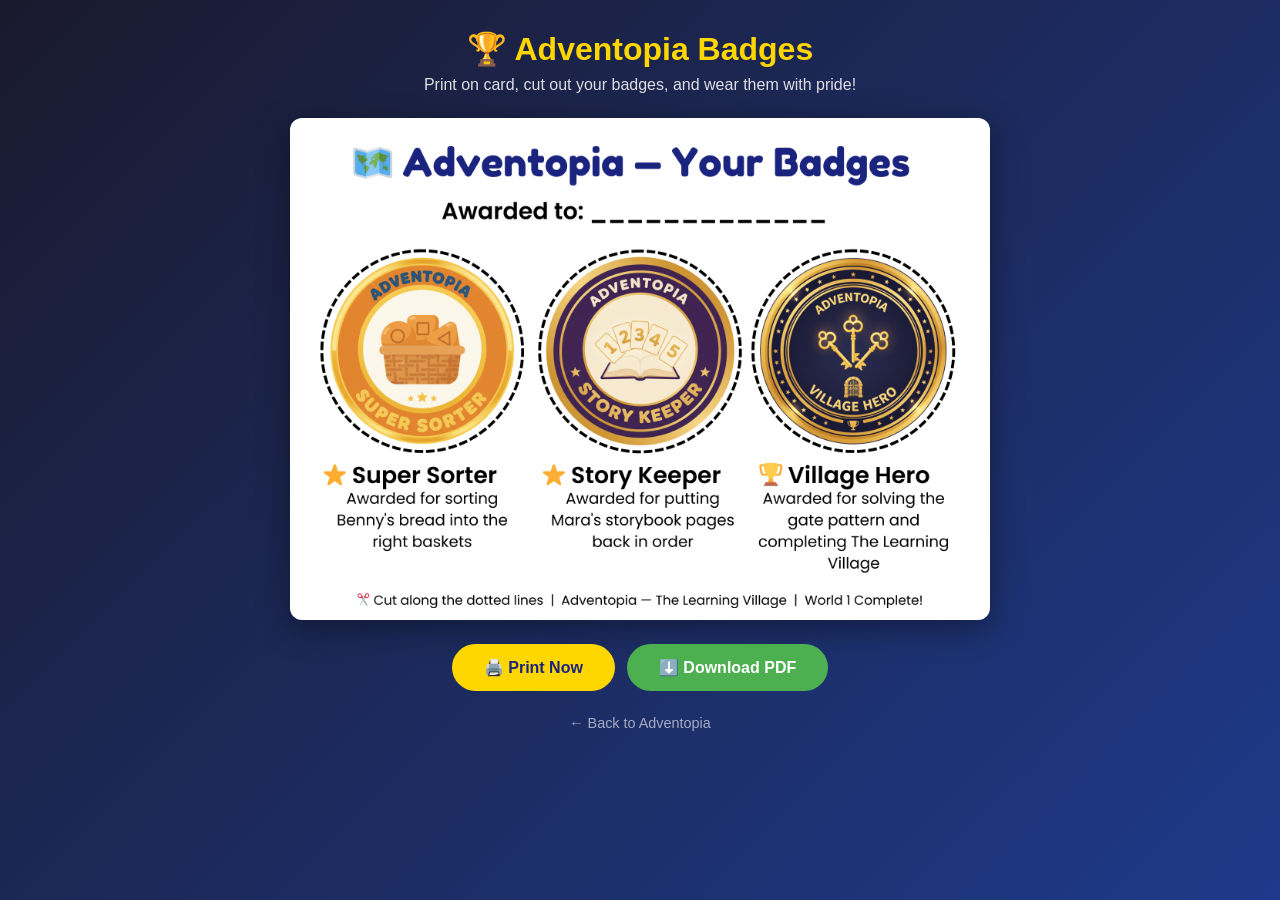
<file: printables/badges-print.html>
<!DOCTYPE html>
<html lang="en">
<head>
  <meta charset="UTF-8">
  <meta name="viewport" content="width=device-width, initial-scale=1.0">
  <title>Badges to Cut Out | Adventopia</title>
  <style>
    * { margin:0; padding:0; box-sizing:border-box; }
    body { font-family:'Segoe UI',Arial,sans-serif; background:linear-gradient(135deg,#1a1a2e,#1e3a8a); min-height:100vh; display:flex; flex-direction:column; align-items:center; padding:30px 20px; color:white; }
    .header { text-align:center; margin-bottom:24px; }
    .header h1 { font-size:2rem; color:#FFD700; margin-bottom:8px; }
    .header p { opacity:0.85; font-size:1rem; }
    .preview { background:white; border-radius:12px; padding:12px; box-shadow:0 8px 32px rgba(0,0,0,0.4); max-width:700px; width:100%; margin-bottom:24px; }
    .preview img { width:100%; height:auto; display:block; border-radius:6px; }
    .buttons { display:flex; gap:12px; flex-wrap:wrap; justify-content:center; margin-bottom:24px; }
    .btn { padding:14px 32px; border-radius:50px; font-size:1rem; font-weight:bold; cursor:pointer; border:none; text-decoration:none; display:inline-block; }
    .btn-print { background:#FFD700; color:#1a237e; }
    .btn-download { background:#4CAF50; color:white; }
    .back { color:rgba(255,255,255,0.6); text-decoration:none; font-size:0.9rem; }
    .back:hover { color:#FFD700; }
    @media print { body { background:white; padding:0; } .header,.buttons,.back { display:none; } .preview { box-shadow:none; padding:0; max-width:100%; border-radius:0; } }
  </style>
</head>
<body>
  <div class="header">
    <h1>🏆 Adventopia Badges</h1>
    <p>Print on card, cut out your badges, and wear them with pride!</p>
  </div>

  <div class="preview">
    <img src="badges-print.png" alt="Adventopia badges to cut out">
  </div>

  <div class="buttons">
    <button class="btn btn-print" onclick="window.print()">🖨️ Print Now</button>
    <a class="btn btn-download" href="pdf/adventopia_badges_A4.pdf" download>⬇️ Download PDF</a>
  </div>

  <a class="back" href="../index.html">← Back to Adventopia</a>
</body>
</html>
</file>
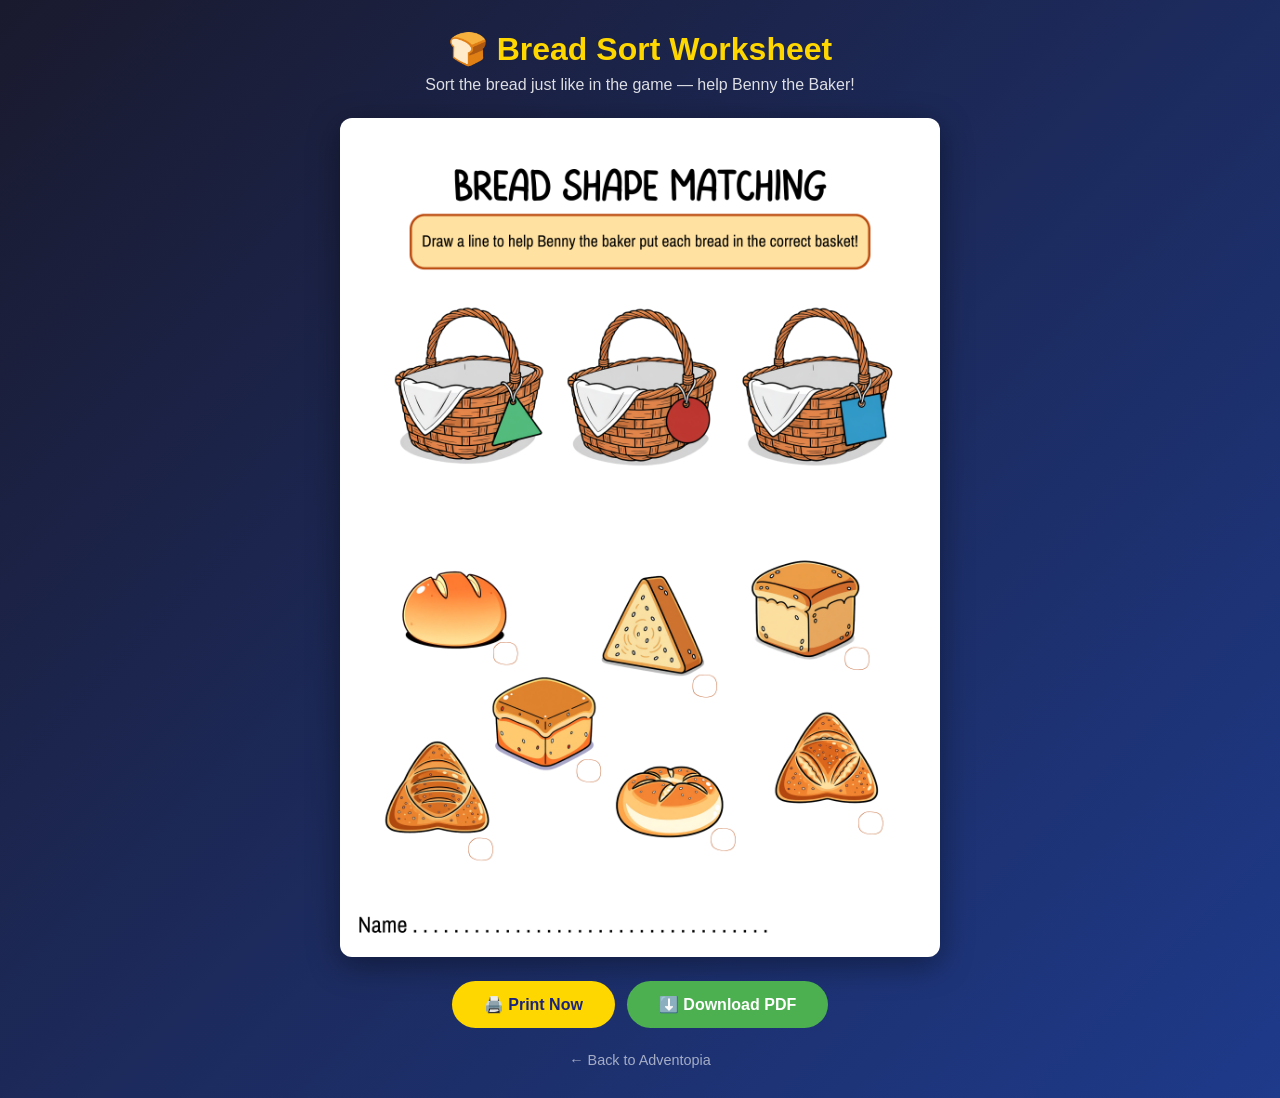
<file: printables/bread-sort-worksheet.html>
<!DOCTYPE html>
<html lang="en">
<head>
  <meta charset="UTF-8">
  <meta name="viewport" content="width=device-width, initial-scale=1.0">
  <title>Bread Sort Worksheet | Adventopia</title>
  <style>
    * { margin:0; padding:0; box-sizing:border-box; }
    body { font-family:'Segoe UI',Arial,sans-serif; background:linear-gradient(135deg,#1a1a2e,#1e3a8a); min-height:100vh; display:flex; flex-direction:column; align-items:center; padding:30px 20px; color:white; }
    .header { text-align:center; margin-bottom:24px; }
    .header h1 { font-size:2rem; color:#FFD700; margin-bottom:8px; }
    .header p { opacity:0.85; font-size:1rem; }
    .preview { background:white; border-radius:12px; padding:12px; box-shadow:0 8px 32px rgba(0,0,0,0.4); max-width:600px; width:100%; margin-bottom:24px; }
    .preview img { width:100%; height:auto; display:block; border-radius:6px; }
    .buttons { display:flex; gap:12px; flex-wrap:wrap; justify-content:center; margin-bottom:24px; }
    .btn { padding:14px 32px; border-radius:50px; font-size:1rem; font-weight:bold; cursor:pointer; border:none; text-decoration:none; display:inline-block; }
    .btn-print { background:#FFD700; color:#1a237e; }
    .btn-download { background:#4CAF50; color:white; }
    .back { color:rgba(255,255,255,0.6); text-decoration:none; font-size:0.9rem; }
    .back:hover { color:#FFD700; }
    @media print { body { background:white; padding:0; } .header,.buttons,.back { display:none; } .preview { box-shadow:none; padding:0; max-width:100%; border-radius:0; } }
  </style>
</head>
<body>
  <div class="header">
    <h1>🍞 Bread Sort Worksheet</h1>
    <p>Sort the bread just like in the game — help Benny the Baker!</p>
  </div>

  <div class="preview">
    <img src="bread-sort-worksheet.png" alt="Bread Sort activity worksheet">
  </div>

  <div class="buttons">
    <button class="btn btn-print" onclick="window.print()">🖨️ Print Now</button>
    <a class="btn btn-download" href="pdf/adventopia_bread_sort_worksheet.pdf" download>⬇️ Download PDF</a>
  </div>

  <a class="back" href="../index.html">← Back to Adventopia</a>
</body>
</html>
</file>
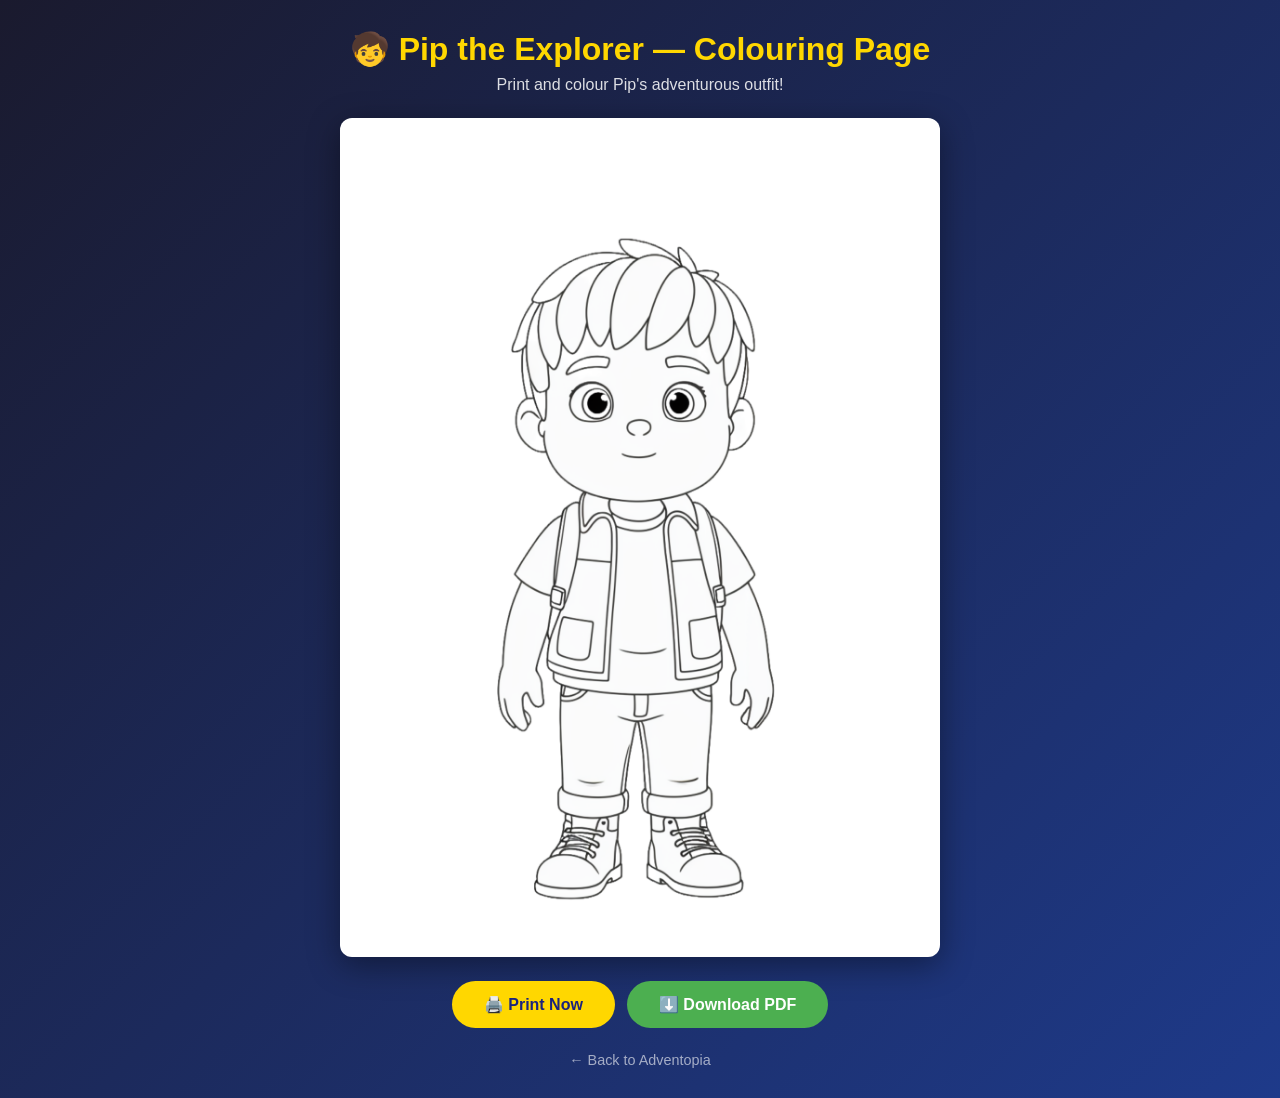
<file: printables/coloring-pip.html>
<!DOCTYPE html>
<html lang="en">
<head>
  <meta charset="UTF-8">
  <meta name="viewport" content="width=device-width, initial-scale=1.0">
  <title>Pip Colouring Page | Adventopia</title>
  <style>
    * { margin:0; padding:0; box-sizing:border-box; }
    body {
      font-family: 'Segoe UI', Arial, sans-serif;
      background: linear-gradient(135deg, #1a1a2e, #1e3a8a);
      min-height: 100vh;
      display: flex;
      flex-direction: column;
      align-items: center;
      padding: 30px 20px;
      color: white;
    }
    .header { text-align:center; margin-bottom:24px; }
    .header h1 { font-size:2rem; color:#FFD700; margin-bottom:8px; }
    .header p { opacity:0.85; font-size:1rem; }
    .preview {
      background: white;
      border-radius: 12px;
      padding: 12px;
      box-shadow: 0 8px 32px rgba(0,0,0,0.4);
      max-width: 600px;
      width: 100%;
      margin-bottom: 24px;
    }
    .preview img {
      width: 100%;
      height: auto;
      display: block;
      border-radius: 6px;
    }
    .buttons {
      display: flex;
      gap: 12px;
      flex-wrap: wrap;
      justify-content: center;
      margin-bottom: 24px;
    }
    .btn {
      padding: 14px 32px;
      border-radius: 50px;
      font-size: 1rem;
      font-weight: bold;
      cursor: pointer;
      border: none;
      text-decoration: none;
      display: inline-block;
    }
    .btn-print {
      background: #FFD700;
      color: #1a237e;
    }
    .btn-download {
      background: #4CAF50;
      color: white;
    }
    .back {
      color: rgba(255,255,255,0.6);
      text-decoration: none;
      font-size:0.9rem;
    }
    .back:hover { color: #FFD700; }

    @media print {
      body {
        background: white;
        padding: 0;
      }
      .header, .buttons, .back { display: none; }
      .preview {
        box-shadow: none;
        padding: 0;
        max-width: 100%;
        border-radius: 0;
      }
    }
  </style>
</head>
<body>
  <div class="header">
    <h1>🧒 Pip the Explorer — Colouring Page</h1>
    <p>Print and colour Pip's adventurous outfit!</p>
  </div>

  <div class="preview">
    <img src="coloring-pip.png" alt="Pip the Explorer colouring page">
  </div>

  <div class="buttons">
    <button class="btn btn-print" onclick="window.print()">🖨️ Print Now</button>
    <a class="btn btn-download" href="pdf/adventopia_coloring_pip.pdf" download>⬇️ Download PDF</a>
  </div>

  <a class="back" href="../index.html">← Back to Adventopia</a>
</body>
</html>
</file>
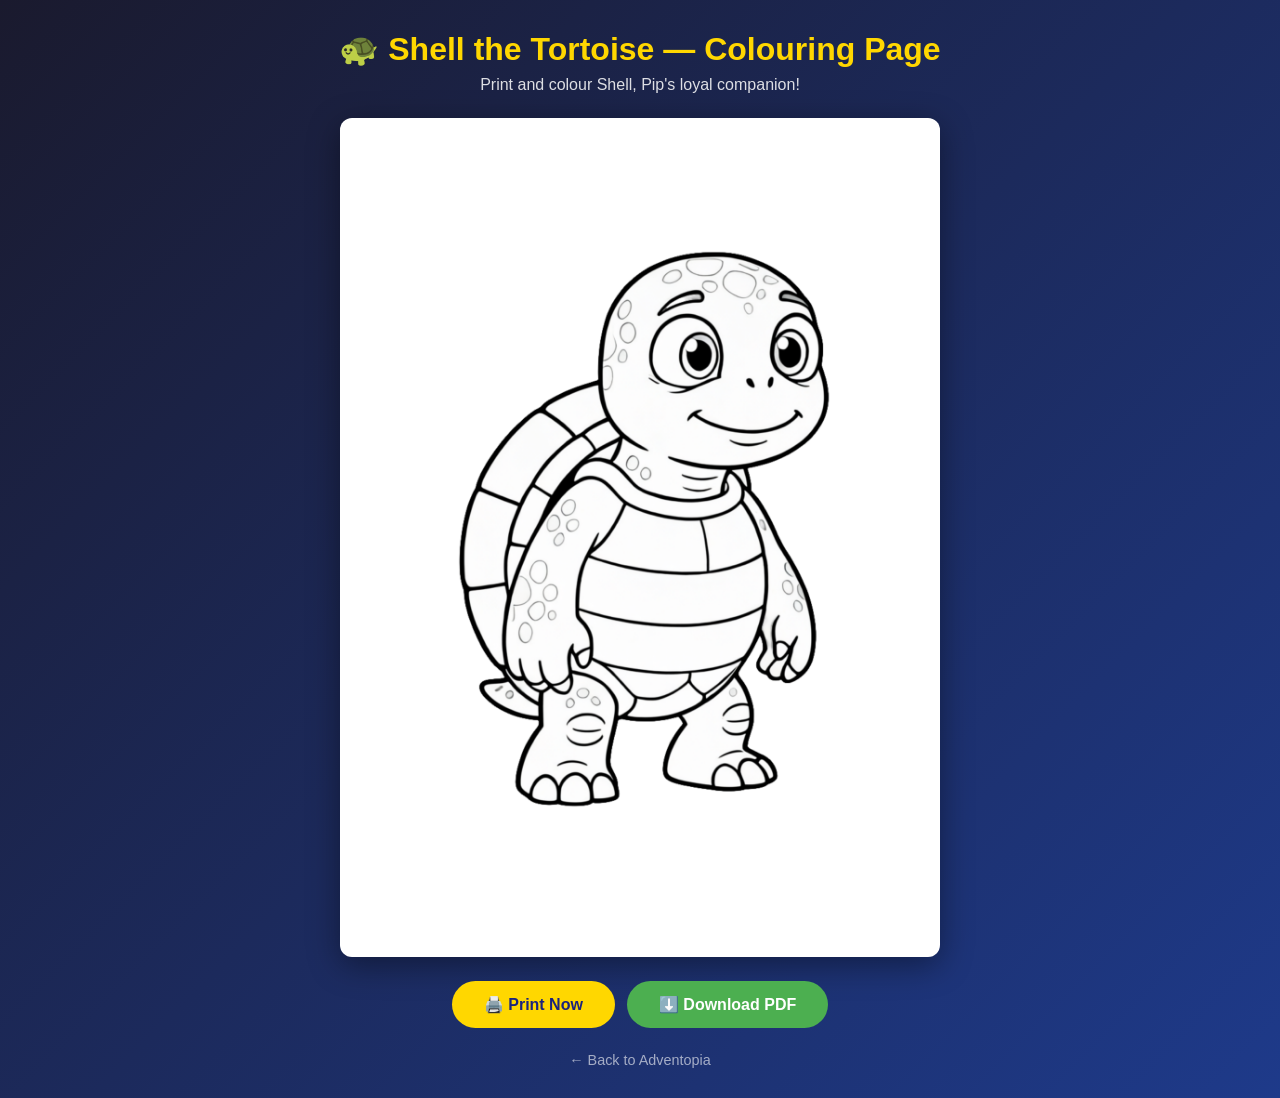
<file: printables/coloring-shell.html>
<!DOCTYPE html>
<html lang="en">
<head>
  <meta charset="UTF-8">
  <meta name="viewport" content="width=device-width, initial-scale=1.0">
  <title>Shell the Tortoise — Colouring Page | Adventopia</title>
  <style>
    * { margin:0; padding:0; box-sizing:border-box; }
    body { font-family:'Segoe UI',Arial,sans-serif; background:linear-gradient(135deg,#1a1a2e,#1e3a8a); min-height:100vh; display:flex; flex-direction:column; align-items:center; padding:30px 20px; color:white; }
    .header { text-align:center; margin-bottom:24px; }
    .header h1 { font-size:2rem; color:#FFD700; margin-bottom:8px; }
    .header p { opacity:0.85; font-size:1rem; }
    .preview { background:white; border-radius:12px; padding:12px; box-shadow:0 8px 32px rgba(0,0,0,0.4); max-width:600px; width:100%; margin-bottom:24px; }
    .preview img { width:100%; height:auto; display:block; border-radius:6px; }
    .buttons { display:flex; gap:12px; flex-wrap:wrap; justify-content:center; margin-bottom:24px; }
    .btn { padding:14px 32px; border-radius:50px; font-size:1rem; font-weight:bold; cursor:pointer; border:none; text-decoration:none; display:inline-block; }
    .btn-print { background:#FFD700; color:#1a237e; }
    .btn-download { background:#4CAF50; color:white; }
    .back { color:rgba(255,255,255,0.6); text-decoration:none; font-size:0.9rem; }
    .back:hover { color:#FFD700; }
    @media print { body { background:white; padding:0; } .header,.buttons,.back { display:none; } .preview { box-shadow:none; padding:0; max-width:100%; border-radius:0; } }
  </style>
</head>
<body>
  <div class="header">
    <h1>🐢 Shell the Tortoise — Colouring Page</h1>
    <p>Print and colour Shell, Pip's loyal companion!</p>
  </div>

  <div class="preview">
    <img src="coloring-shell.png" alt="Shell the Tortoise colouring page">
  </div>

  <div class="buttons">
    <button class="btn btn-print" onclick="window.print()">🖨️ Print Now</button>
    <a class="btn btn-download" href="pdf/adventopia_coloring_shell.pdf" download>⬇️ Download PDF</a>
  </div>

  <a class="back" href="../index.html">← Back to Adventopia</a>
</body>
</html>
</file>
<file: game/style.css>
/* =============================================
   ADVENTOPIA — Landscape-Only Responsive CSS
   Optimized for mobile, tablet, and desktop
   ============================================= */

* {
  margin: 0;
  padding: 0;
  box-sizing: border-box;
}

html, body {
  width: 100%;
  height: 100%;
  font-family: 'Segoe UI', Tahoma, Geneva, Verdana, sans-serif;
  background-color: #1a1a2e;
  color: #333;
  overflow: hidden;
}

/* -----------------------------------------------
   ORIENTATION LOCK WARNING
   Shows if user tries to use portrait mode
   ----------------------------------------------- */

#orientation-warning {
  position: fixed;
  top: 0;
  left: 0;
  width: 100%;
  height: 100%;
  background-color: #1a1a2e;
  display: none;
  flex-direction: column;
  align-items: center;
  justify-content: center;
  z-index: 9999;
  color: white;
  text-align: center;
  padding: 24px;
}

#orientation-warning.show {
  display: flex;
}

#orientation-warning h2 {
  font-size: 1.8rem;
  margin-bottom: 16px;
  color: #ffb347;
}

#orientation-warning p {
  font-size: 1rem;
  opacity: 0.9;
  max-width: 300px;
  line-height: 1.6;
}

/* -----------------------------------------------
   LOADING SCREEN
   ----------------------------------------------- */

#loading-screen {
  position: fixed;
  top: 0;
  left: 0;
  width: 100%;
  height: 100%;
  background: linear-gradient(135deg, #1a1a2e 0%, #2C5F8A 100%);
  display: flex;
  flex-direction: column;
  align-items: center;
  justify-content: center;
  z-index: 1000;
  color: white;
  text-align: center;
}

#loading-screen h1 {
  font-size: 3rem;
  margin-bottom: 12px;
  text-shadow: 2px 2px 4px rgba(0,0,0,0.5);
}

#loading-screen p {
  font-size: 1.1rem;
  opacity: 0.85;
  animation: pulse 1.5s infinite;
}

@keyframes pulse {
  0%, 100% { opacity: 0.85; }
  50% { opacity: 0.5; }
}

/* -----------------------------------------------
   FREDOKA ONE — Applied selectively to UI labels,
   headings, and buttons only. Dialogue and puzzle
   description text stays in the readable system font.
   ----------------------------------------------- */

#loading-screen h1,
#dialogue-close,
#hint-close,
#reward-close,
#reward-text,
#hint-text,
#orientation-warning h2,
#error-screen h2,
.inventory-slot,
.menu-item,
#menu-btn {
  font-family: 'Fredoka One', 'Segoe UI', sans-serif;
}

/* -----------------------------------------------
   GAME CONTAINER
   Main game layout with HUD and scene
   ----------------------------------------------- */

#game-container {
  width: 100%;
  height: 100%;
  display: flex;
  flex-direction: column;
  background-color: #1a1a2e;
  position: relative;
}

#game-container.hidden,
#loading-screen.hidden,
#error-screen.hidden,
#orientation-warning.hidden,
#reward-overlay.hidden,
#hint-overlay.hidden,
#dialogue-box.hidden,
#puzzle-overlay.hidden,
#game-menu.hidden {
  display: none !important;
}

/* -----------------------------------------------
   HUD — inventory only, slim bar
   ----------------------------------------------- */

#hud {
  width: 100%;
  height: 52px;
  background-color: transparent;
  display: flex;
  align-items: center;
  padding: 0 56px 0 16px;
  z-index: 100;
  flex-shrink: 0;
  pointer-events: none;
}

#hud .inventory-slot {
  pointer-events: all;
}

#inventory-bar {
  display: flex;
  align-items: center;
  gap: 8px;
  flex: 1;
  overflow-x: auto;
}

#inventory-bar::-webkit-scrollbar { height: 3px; }
#inventory-bar::-webkit-scrollbar-track { background: rgba(255,255,255,0.1); border-radius: 2px; }
#inventory-bar::-webkit-scrollbar-thumb { background: rgba(255,255,255,0.3); border-radius: 2px; }

.inventory-slot {
  width: 40px;
  height: 40px;
  background-color: rgba(255,255,255,0.15);
  border: 2px solid rgba(255,255,255,0.3);
  border-radius: 8px;
  display: flex;
  align-items: center;
  justify-content: center;
  font-size: 1.3rem;
  flex-shrink: 0;
  cursor: pointer;
  transition: all 0.2s;
}

.inventory-slot:hover {
  background-color: rgba(255,255,255,0.25);
  transform: scale(1.05);
}

/* -----------------------------------------------
   FLOATING MENU BUTTON
   ----------------------------------------------- */

#menu-btn {
  position: fixed;
  top: 8px;
  right: 12px;
  width: 42px;
  height: 42px;
  background: rgba(44, 95, 138, 0.92);
  backdrop-filter: blur(6px);
  border: 2px solid rgba(255,255,255,0.35);
  border-radius: 12px;
  color: white;
  font-size: 1.3rem;
  cursor: pointer;
  z-index: 500;
  display: flex;
  align-items: center;
  justify-content: center;
  transition: background 0.2s, transform 0.2s;
  user-select: none;
  -webkit-tap-highlight-color: transparent;
}

#menu-btn:hover,
#menu-btn:active {
  background: rgba(58, 125, 201, 0.95);
  transform: scale(1.08);
}

#menu-btn.pulse {
  animation: menuPulse 1.2s ease-in-out 3;
}

@keyframes menuPulse {
  0%, 100% { box-shadow: 0 0 0 0 rgba(255,215,0,0.7); }
  50%       { box-shadow: 0 0 0 10px rgba(255,215,0,0); }
}

/* -----------------------------------------------
   SLIDE-DOWN GAME MENU
   ----------------------------------------------- */

#game-menu {
  position: fixed;
  top: 58px;
  right: 12px;
  background: rgba(26, 35, 126, 0.97);
  backdrop-filter: blur(10px);
  border: 1.5px solid rgba(255,255,255,0.15);
  border-radius: 14px;
  padding: 8px;
  z-index: 499;
  display: flex;
  flex-direction: column;
  gap: 4px;
  min-width: 160px;
  box-shadow: 0 8px 32px rgba(0,0,0,0.4);
  transform-origin: top right;
}

#game-menu:not(.hidden) {
  animation: menuOpen 0.2s ease-out;
}

@keyframes menuOpen {
  from { opacity: 0; transform: scale(0.85); }
  to   { opacity: 1; transform: scale(1); }
}

.menu-item {
  background: rgba(255,255,255,0.08);
  color: white;
  border: 1px solid rgba(255,255,255,0.12);
  border-radius: 10px;
  padding: 10px 16px;
  font-size: 0.9rem;
  font-family: 'Fredoka One', 'Segoe UI', sans-serif;
  cursor: pointer;
  text-align: left;
  transition: background 0.15s;
  user-select: none;
  -webkit-tap-highlight-color: transparent;
  white-space: nowrap;
}

.menu-item:hover,
.menu-item:active {
  background: rgba(255,255,255,0.18);
}

.menu-item.danger {
  color: #ff8a80;
  border-color: rgba(255,138,128,0.25);
}

.menu-item.danger:hover,
.menu-item.danger:active {
  background: rgba(229,57,53,0.2);
}

/* -----------------------------------------------
   SCENE AREA
   Main game canvas and interactive area
   ----------------------------------------------- */

#scene-area {
  flex: 1;
  position: relative;
  overflow: hidden;
  display: flex;
  align-items: center;
  justify-content: center;
  background-color: #0f0f1e;
}

#game-canvas {
  width: 100%;
  height: 100%;
  display: block;
  image-rendering: auto;
  touch-action: none;
}

/* -----------------------------------------------
   DIALOGUE BOX
   NPC dialogue and story text
   ----------------------------------------------- */

#dialogue-box {
  display: none;
  position: absolute;
  bottom: 20px;
  left: 50%;
  transform: translateX(-50%);
  width: 90%;
  max-width: 600px;
  background-color: white;
  border-radius: 16px;
  padding: 20px 24px;
  box-shadow: 0 4px 20px rgba(0,0,0,0.3);
  z-index: 200;
  text-align: center;
}

#dialogue-box:not(.hidden) {
  animation: slideUp 0.3s ease-out;
}

@keyframes slideUp {
  from {
    opacity: 0;
    transform: translateX(-50%) translateY(20px);
  }
  to {
    opacity: 1;
    transform: translateX(-50%) translateY(0);
  }
}

#dialogue-text {
  font-size: 1rem;
  color: #333;
  line-height: 1.6;
  margin-bottom: 14px;
}

#dialogue-close {
  background-color: #2C5F8A;
  color: white;
  border: none;
  border-radius: 20px;
  padding: 8px 28px;
  font-size: 0.95rem;
  cursor: pointer;
  transition: background-color 0.2s;
  user-select: none;
}

#dialogue-close:hover,
#dialogue-close:active {
  background-color: #3A7DC9;
}

/* -----------------------------------------------
   PUZZLE OVERLAY
   Puzzle interface container
   ----------------------------------------------- */

#puzzle-overlay {
  display: none;
  position: fixed;
  top: 0;
  left: 0;
  width: 100%;
  height: 100%;
  background-color: rgba(0,0,0,0.6);
  align-items: center;
  justify-content: center;
  z-index: 300;
}

#puzzle-overlay:not(.hidden) {
  animation: fadeIn 0.2s ease-out;
}

@keyframes fadeIn {
  from { opacity: 0; }
  to { opacity: 1; }
}

#puzzle-container {
  background-color: white;
  border-radius: 20px;
  padding: 28px;
  width: 90%;
  max-width: 560px;
  max-height: 85vh;
  overflow-y: auto;
  scroll-behavior: smooth;
  box-shadow: 0 8px 32px rgba(0,0,0,0.4);
  text-align: center;
}

#puzzle-container::-webkit-scrollbar {
  width: 8px;
}

#puzzle-container::-webkit-scrollbar-track {
  background: #f1f1f1;
  border-radius: 4px;
}

#puzzle-container::-webkit-scrollbar-thumb {
  background: #2C5F8A;
  border-radius: 4px;
}

#puzzle-container::-webkit-scrollbar-thumb:hover {
  background: #3A7DC9;
}

/* -----------------------------------------------
   HINT OVERLAY
   Lumie the hint character
   ----------------------------------------------- */

#hint-overlay {
  display: none;
  position: fixed;
  top: 0;
  left: 0;
  width: 100%;
  height: 100%;
  background-color: rgba(0,0,0,0.5);
  align-items: center;
  justify-content: center;
  z-index: 400;
}

#hint-overlay:not(.hidden) {
  animation: fadeIn 0.2s ease-out;
}

#hint-box {
  background: linear-gradient(135deg, #fffbe6, #fff8d0);
  border: 3px solid #f5c842;
  border-radius: 20px;
  padding: 28px;
  width: 85%;
  max-width: 460px;
  text-align: center;
  box-shadow: 0 6px 24px rgba(0,0,0,0.3);
}

#hint-overlay:not(.hidden) #hint-box {
  animation: bounceIn 0.4s ease-out;
}

@keyframes bounceIn {
  0% {
    opacity: 0;
    transform: scale(0.8);
  }
  50% {
    transform: scale(1.05);
  }
  100% {
    opacity: 1;
    transform: scale(1);
  }
}

#hint-text {
  font-size: 1rem;
  color: #444;
  line-height: 1.6;
  margin-bottom: 16px;
}

#hint-close {
  background-color: #f5c842;
  color: #333;
  border: none;
  border-radius: 20px;
  padding: 8px 28px;
  font-size: 0.95rem;
  cursor: pointer;
  font-weight: bold;
  transition: background-color 0.2s;
  user-select: none;
}

#hint-close:hover,
#hint-close:active {
  background-color: #e0b030;
}

/* -----------------------------------------------
   REWARD OVERLAY
   Badges and key pieces celebration
   ----------------------------------------------- */

#reward-overlay {
  display: none;
  position: fixed;
  top: 0;
  left: 0;
  width: 100%;
  height: 100%;
  background-color: rgba(0,0,0,0.55);
  align-items: center;
  justify-content: center;
  z-index: 400;
}

#reward-overlay:not(.hidden) {
  animation: fadeIn 0.2s ease-out;
}

#reward-box {
  background: linear-gradient(135deg, #e8f5e9, #c8e6c9);
  border: 3px solid #4CAF50;
  border-radius: 20px;
  padding: 32px;
  width: 85%;
  max-width: 460px;
  text-align: center;
  box-shadow: 0 6px 24px rgba(0,0,0,0.3);
}

#reward-overlay:not(.hidden) #reward-box {
  animation: bounceIn 0.4s ease-out;
}

#reward-text {
  font-size: 1.1rem;
  color: #2e7d32;
  line-height: 1.6;
  margin-bottom: 16px;
  font-weight: bold;
}

#reward-close {
  background-color: #4CAF50;
  color: white;
  border: none;
  border-radius: 20px;
  padding: 8px 28px;
  font-size: 0.95rem;
  cursor: pointer;
  font-weight: bold;
  transition: background-color 0.2s;
  user-select: none;
}

#reward-close:hover,
#reward-close:active {
  background-color: #388e3c;
}

/* -----------------------------------------------
   ERROR SCREEN
   ----------------------------------------------- */

#error-screen {
  display: none;
  position: fixed;
  top: 0;
  left: 0;
  width: 100%;
  height: 100%;
  background-color: #1a1a2e;
  flex-direction: column;
  align-items: center;
  justify-content: center;
  z-index: 999;
  color: white;
  text-align: center;
  padding: 24px;
}

#error-screen h2 {
  font-size: 2rem;
  margin-bottom: 12px;
  color: #ff6b6b;
}

#error-screen p {
  font-size: 1rem;
  opacity: 0.8;
  margin-bottom: 24px;
  max-width: 360px;
  line-height: 1.6;
}

#error-screen button {
  background-color: #3A7DC9;
  color: white;
  border: none;
  border-radius: 20px;
  padding: 10px 32px;
  font-size: 1rem;
  cursor: pointer;
  user-select: none;
}

#error-screen button:hover {
  background-color: #4a8dd9;
}

/* -----------------------------------------------
   RESPONSIVE DESIGN
   Landscape-optimized breakpoints
   ----------------------------------------------- */

/* Mobile Landscape (320px - 767px width) */
@media (max-width: 767px) {
  #hud {
    height: 52px;
    padding: 0 56px 0 10px;
  }

  .inventory-slot {
    width: 38px;
    height: 38px;
    font-size: 1.2rem;
  }

  #dialogue-box {
    width: 85%;
    max-width: 500px;
    padding: 16px 20px;
    bottom: 12px;
  }

  #dialogue-text {
    font-size: 0.95rem;
  }

  #puzzle-container {
    width: 95%;
    max-width: 480px;
    padding: 20px 16px;
    max-height: 80vh;
  }

  #hint-box,
  #reward-box {
    width: 90%;
    max-width: 420px;
    padding: 20px;
  }

  #hint-text,
  #reward-text {
    font-size: 0.95rem;
  }
}

/* Tablet Landscape (768px - 1024px width) */
@media (min-width: 768px) and (max-width: 1024px) {
  #hud {
    height: 64px;
    padding: 0 62px 0 20px;
  }

  .inventory-slot {
    width: 48px;
    height: 48px;
    font-size: 1.5rem;
  }

  #dialogue-box {
    width: 80%;
    max-width: 650px;
    padding: 22px 28px;
  }

  #puzzle-container {
    width: 85%;
    max-width: 600px;
    padding: 32px;
    max-height: 82vh;
  }

  #hint-box,
  #reward-box {
    width: 80%;
    max-width: 500px;
    padding: 28px;
  }
}

/* Desktop Landscape (1025px and above) */
@media (min-width: 1025px) {
  #hud {
    height: 70px;
    padding: 0 66px 0 24px;
  }

  .inventory-slot {
    width: 52px;
    height: 52px;
    font-size: 1.6rem;
  }

  #dialogue-box {
    width: 75%;
    max-width: 700px;
    padding: 24px 32px;
  }

  #puzzle-container {
    width: 80%;
    max-width: 700px;
    padding: 36px;
    max-height: 85vh;
  }

  #hint-box,
  #reward-box {
    width: 75%;
    max-width: 550px;
    padding: 32px;
  }

  #hint-text,
  #reward-text {
    font-size: 1.1rem;
  }
}

/* -----------------------------------------------
   TOUCH OPTIMIZATION
   For mobile and tablet devices
   ----------------------------------------------- */

@media (hover: none) and (pointer: coarse) {
  button {
    min-height: 44px;
    min-width: 44px;
  }

  .inventory-slot {
    min-height: 44px;
    min-width: 44px;
  }
}

/* -----------------------------------------------
   HIGH DPI SCREENS
   Retina and 4K displays
   ----------------------------------------------- */

@media (min-device-pixel-ratio: 2), (min-resolution: 192dpi) {
  #game-canvas {
    image-rendering: -webkit-optimize-contrast;
  }
}

/* -----------------------------------------------
   PORTRAIT MODE — ROTATE TO LANDSCAPE
   Rotates the entire game 90 degrees when the
   device is held in portrait. Keeps the game
   always displaying as landscape without any
   layout redesign.
   ----------------------------------------------- */

@media (orientation: portrait) {
  body {
    width: 100vh;
    height: 100vw;
    transform: rotate(90deg);
    transform-origin: left top;
    position: fixed;
    top: 0;
    left: 100%;
    overflow: hidden;
  }
}

/* -----------------------------------------------
   REDUCED MOTION
   Respects device accessibility settings
   Disables animations for motion-sensitive users
   ----------------------------------------------- */

@media (prefers-reduced-motion: reduce) {
  *, *::before, *::after {
    animation-duration: 0.01ms !important;
    animation-iteration-count: 1 !important;
    transition-duration: 0.01ms !important;
  }
}
</file>
